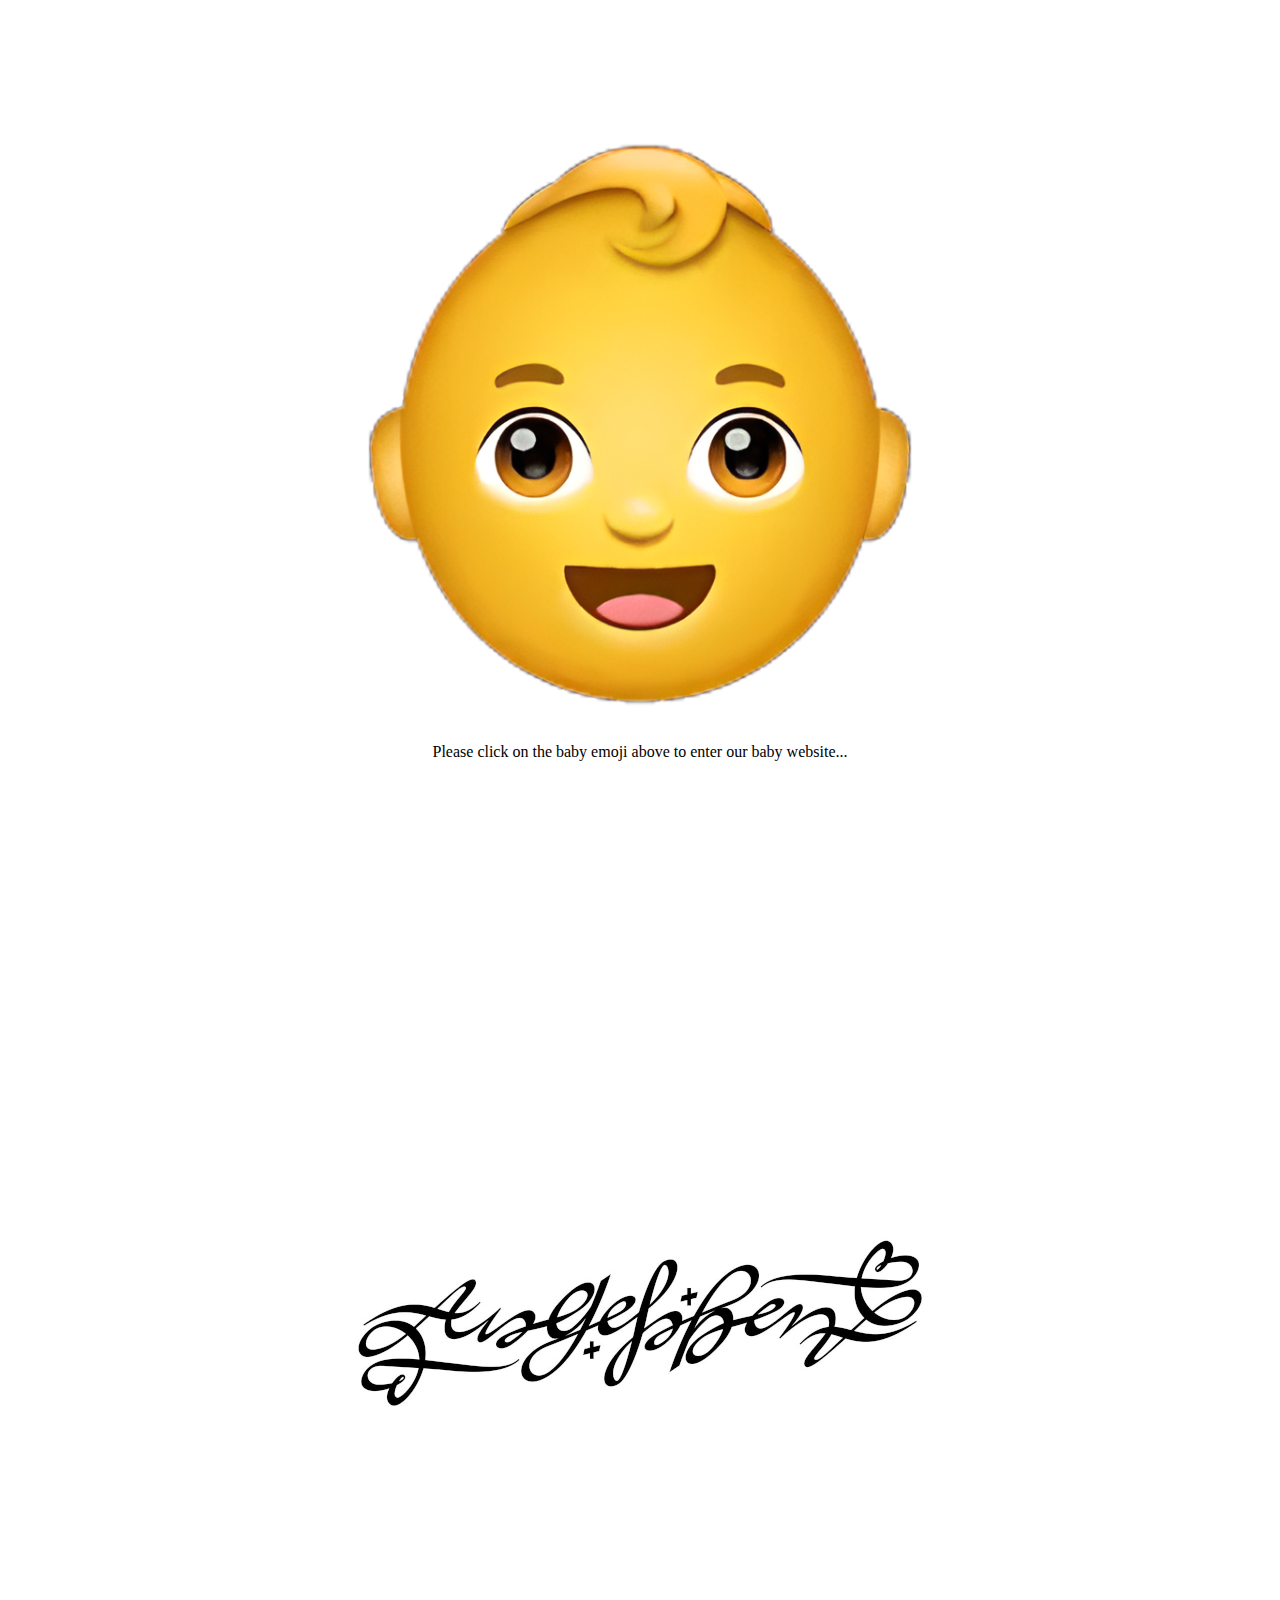
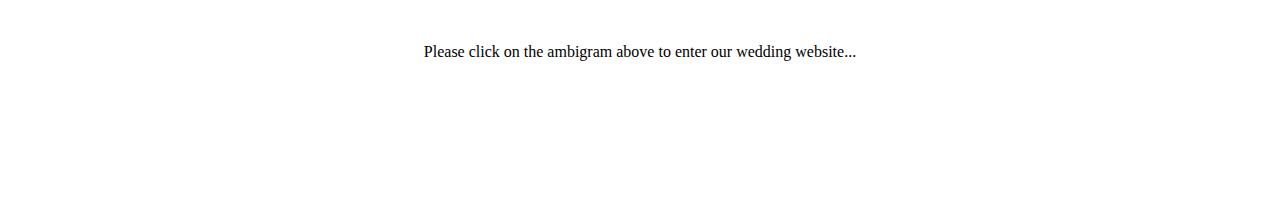
<file: index.html>
<!DOCTYPE html>
<html>
<head>
<style>
html, body, #wrapper {
       height:100%;
       width: 100%;
       margin: 0;
       padding: 0;
       border: 0;
    }
    #wrapper td {
       vertical-align: middle;
       text-align: center;
    }
</style>
</head>
<body>
   <table id="wrapper">
      <tr>
         <td>
			<a href="/baby/index.html">
				<img src="images/baby-600.png" />
			</a>
			<p style="font-family:verdana">Please click on the baby emoji above to enter our baby website...</p>
		 </td>
      </tr>
   </table>
   <table id="wrapper">
      <tr>
         <td>
			<a href="/wedding/index.html">
				<img src="images/rotating-600.gif" />
			</a>
			<p style="font-family:verdana">Please click on the ambigram above to enter our wedding website...</p>
		 </td>
      </tr>
   </table>
</body>
</html>
</file>
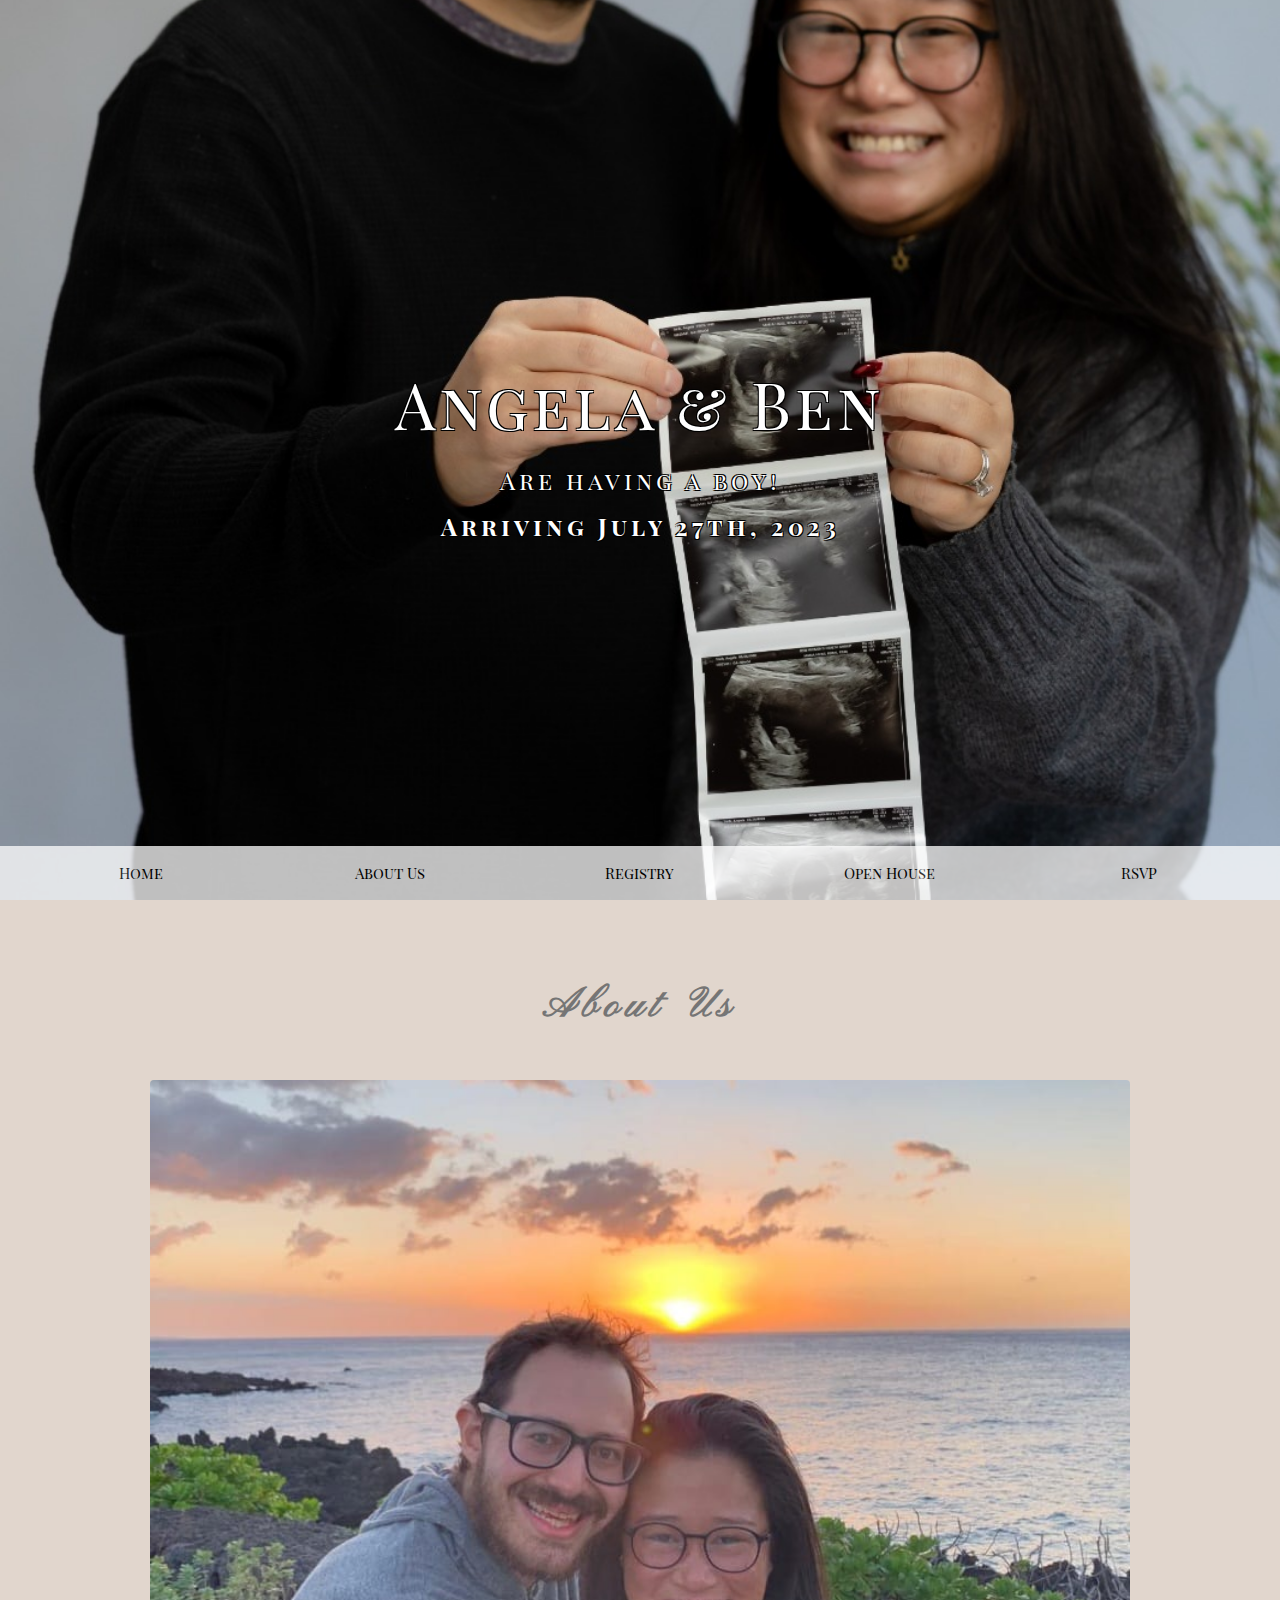
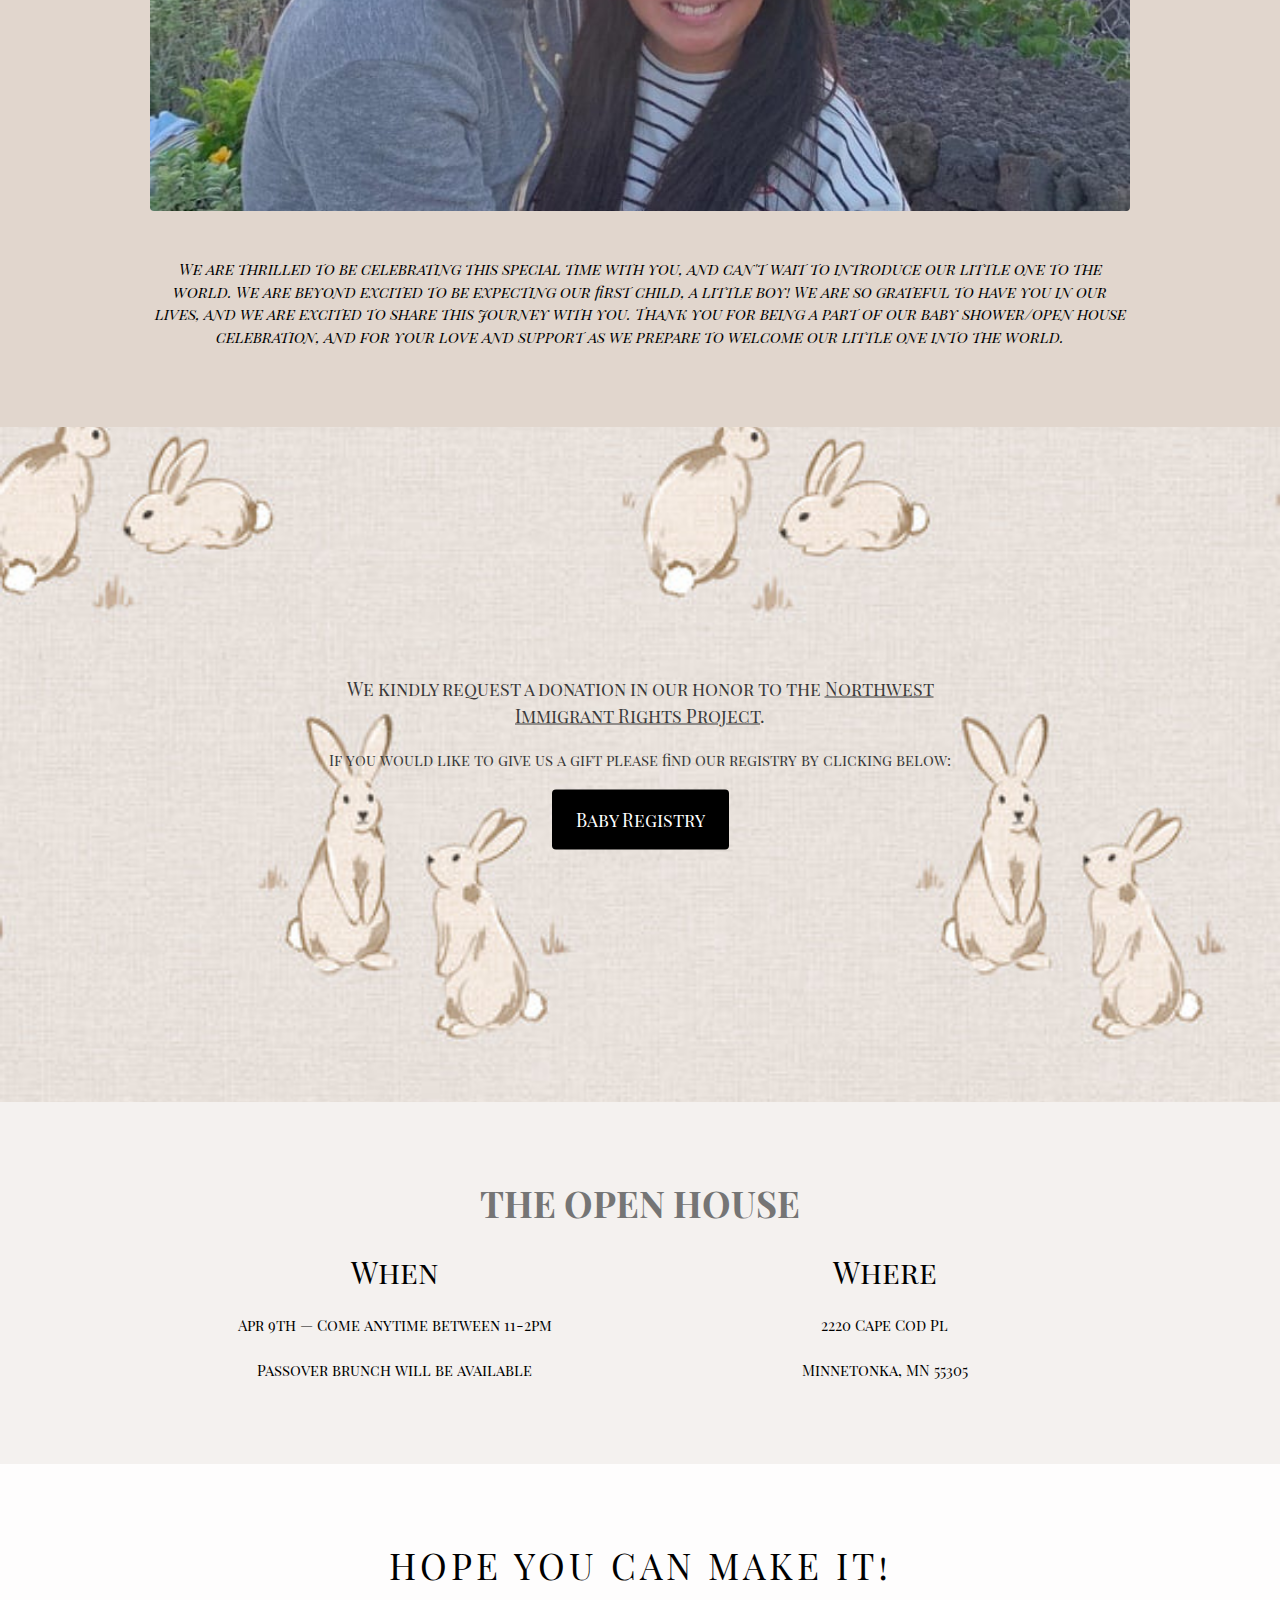
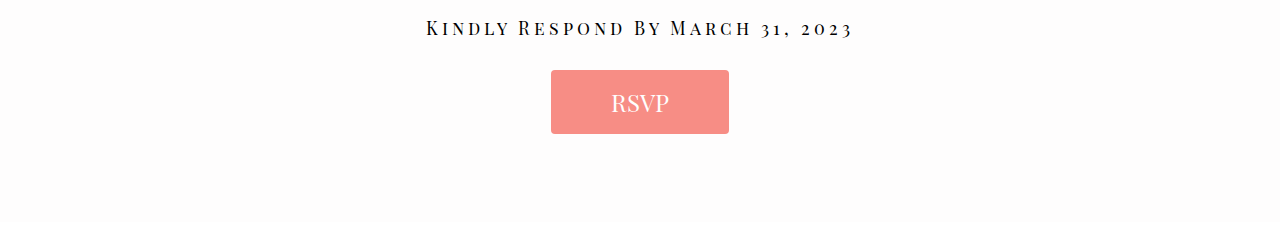
<file: baby/index.html>
<!DOCTYPE html>
<html>
<head>
<title>Baby page</title>
<meta charset="UTF-8">
<meta name="viewport" content="width=device-width, initial-scale=1">
<link rel="stylesheet" href="https://www.w3schools.com/w3css/4/w3.css">
<link rel='stylesheet' href="https://fonts.googleapis.com/css?family=Playfair Display SC">
<link rel='stylesheet' href="https://fonts.googleapis.com/css?family=Pinyon Script">
<style>
body,h1,h2{font-family: 'Playfair Display SC'}
pinyon{font-family: 'Pinyon Script';font-size:42px;letter-spacing: 0.15em;}
body, html {height: 100%}
p {line-height: 2}
.bgimg {
  min-height: 100%;
  background-position: center;
  background-size: cover;
}
.bgimg2 {
  min-height: 75%;
  background-position: center;
  background-size: cover;
}
.bgimg {background-image: url("images/baby-announce.jpg")}
.bgimg2 {background-image: url("images/bunnies.jpg")}
.test-color {color:#000!important;background-color:#e1d6cd!important}
.test-color2 {color:#000!important;background-color:#f4f1ef!important}
.test-color3 {color:#000!important;background-color:#fefdfd!important}
.strokeme {
  color: white;
  text-shadow: -1px -1px 0 #000, 1px -1px 0 #000, -1px 1px 0 #000, 1px 1px 0 #000;
}
</style>
</head>
<body>

<!-- Header / Home-->
<header class="w3-display-container w3-wide bgimg " id="home">
  <div class="w3-display-middle w3-text-white w3-center">
    <h1 class="w3-jumbo strokeme">Angela & Ben</h1>
    <h2 class="w3-xlarge strokeme">Are having a boy!</h2>
    <h2 class="w3-xlarge strokeme"><b>Arriving July 27th, 2023</b></h2>
  </div>
</header>

<!-- Navbar (sticky bottom) -->
<div class="w3-bottom w3-hide-small">
  <div class="w3-bar w3-white w3-center w3-padding w3-opacity-min w3-hover-opacity-off">
    <a href="#home" style="width:20%" class="w3-bar-item w3-button">Home</a>
    <a href="#us" style="width:20%" class="w3-bar-item w3-button">About Us</a>
    <a href="https://www.amazon.com/baby-reg/angela-trinh-ben-segal-july-2023-dallas/3QXWUW0DDW1CI
" style="width:20%" class="w3-bar-item w3-button">Registry</a>
    <a href="#shower" style="width:20%" class="w3-bar-item w3-button">Open House</a>
    <a href="http://evite.me/Sudu4xjw1z" style="width:20%" class="w3-bar-item w3-button w3-hover-black">RSVP</a>
  </div>
</div>

<!-- About / Angela and Ben -->
<div class="w3-container w3-padding-64 test-color " id="us">
  <div class="w3-content">
    <h1 class="w3-center w3-text-grey"><pinyon><b>About Us</b></pinyon></h1>
    <img class="w3-round" src="images/hawaii.jpg" style="width:100%;margin:32px 0">
    <p><center><i>We are thrilled to be celebrating this special time with you, and can't wait to introduce our little one to the world. We are beyond excited to be expecting our first child, a little boy!

We are so grateful to have you in our lives, and we are excited to share this journey with you. Thank you for being a part of our baby shower/open house celebration, and for your love and support as we prepare to welcome our little one into the world.</center> </i>
    </p>
  </div>
</div>

<!-- Background photo -->
<div class="w3-display-container bgimg2" id="registry">
  <div class="w3-display-middle w3-text-dark-grey w3-center">
    <h2 class="w3-large">We kindly request a donation in our honor to the <a href="https://nwirp.org/donate/"> Northwest Immigrant Rights Project</a>.</h2>
    <p>If you would like to give us a gift please find our registry by clicking below:</p>
    <p class="w3-center"><a href="https://www.amazon.com/baby-reg/angela-trinh-ben-segal-july-2023-dallas/3QXWUW0DDW1CI" class="w3-button w3-black w3-round w3-padding-large w3-large">Baby Registry</a></p>
  </div>
</div>

<!-- Shower information -->
<div class="w3-container w3-padding-64 test-color2 w3-center" id="shower">
  <div class="w3-content">
    <h1 class="w3-text-grey"><b>THE OPEN HOUSE</b></h1>
    <div class="w3-row">
      <div class="w3-half">
        <h2>When</h2>
        <p>Apr 9th — Come anytime between 11-2pm</p>
        <p>Passover brunch will be available</p>
      </div>
      <div class="w3-half">
        <h2>Where</h2>
        <p>2220 Cape Cod Pl</p>
        <p>Minnetonka, MN 55305</p>
      </div>
    </div>
  </div>
</div>

<!-- RSVP section -->
<div class="w3-container w3-padding-64 test-color3 w3-center w3-wide" id="rsvp">
  <h1>HOPE YOU CAN MAKE IT!</h1>
  <p class="w3-large">Kindly Respond By March 31, 2023</p>
  <p class="w3-xlarge">
    <button onclick="window.location.href='http://evite.me/Sudu4xjw1z';"" class="w3-button w3-round w3-red w3-opacity w3-hover-opacity-off" style="padding:8px 60px">RSVP</button>
  </p>
</div>

<!-- Footer -->
<div class="w3-hide-small" style="margin-bottom:32px"> </div>

</body>
</html>
</file>
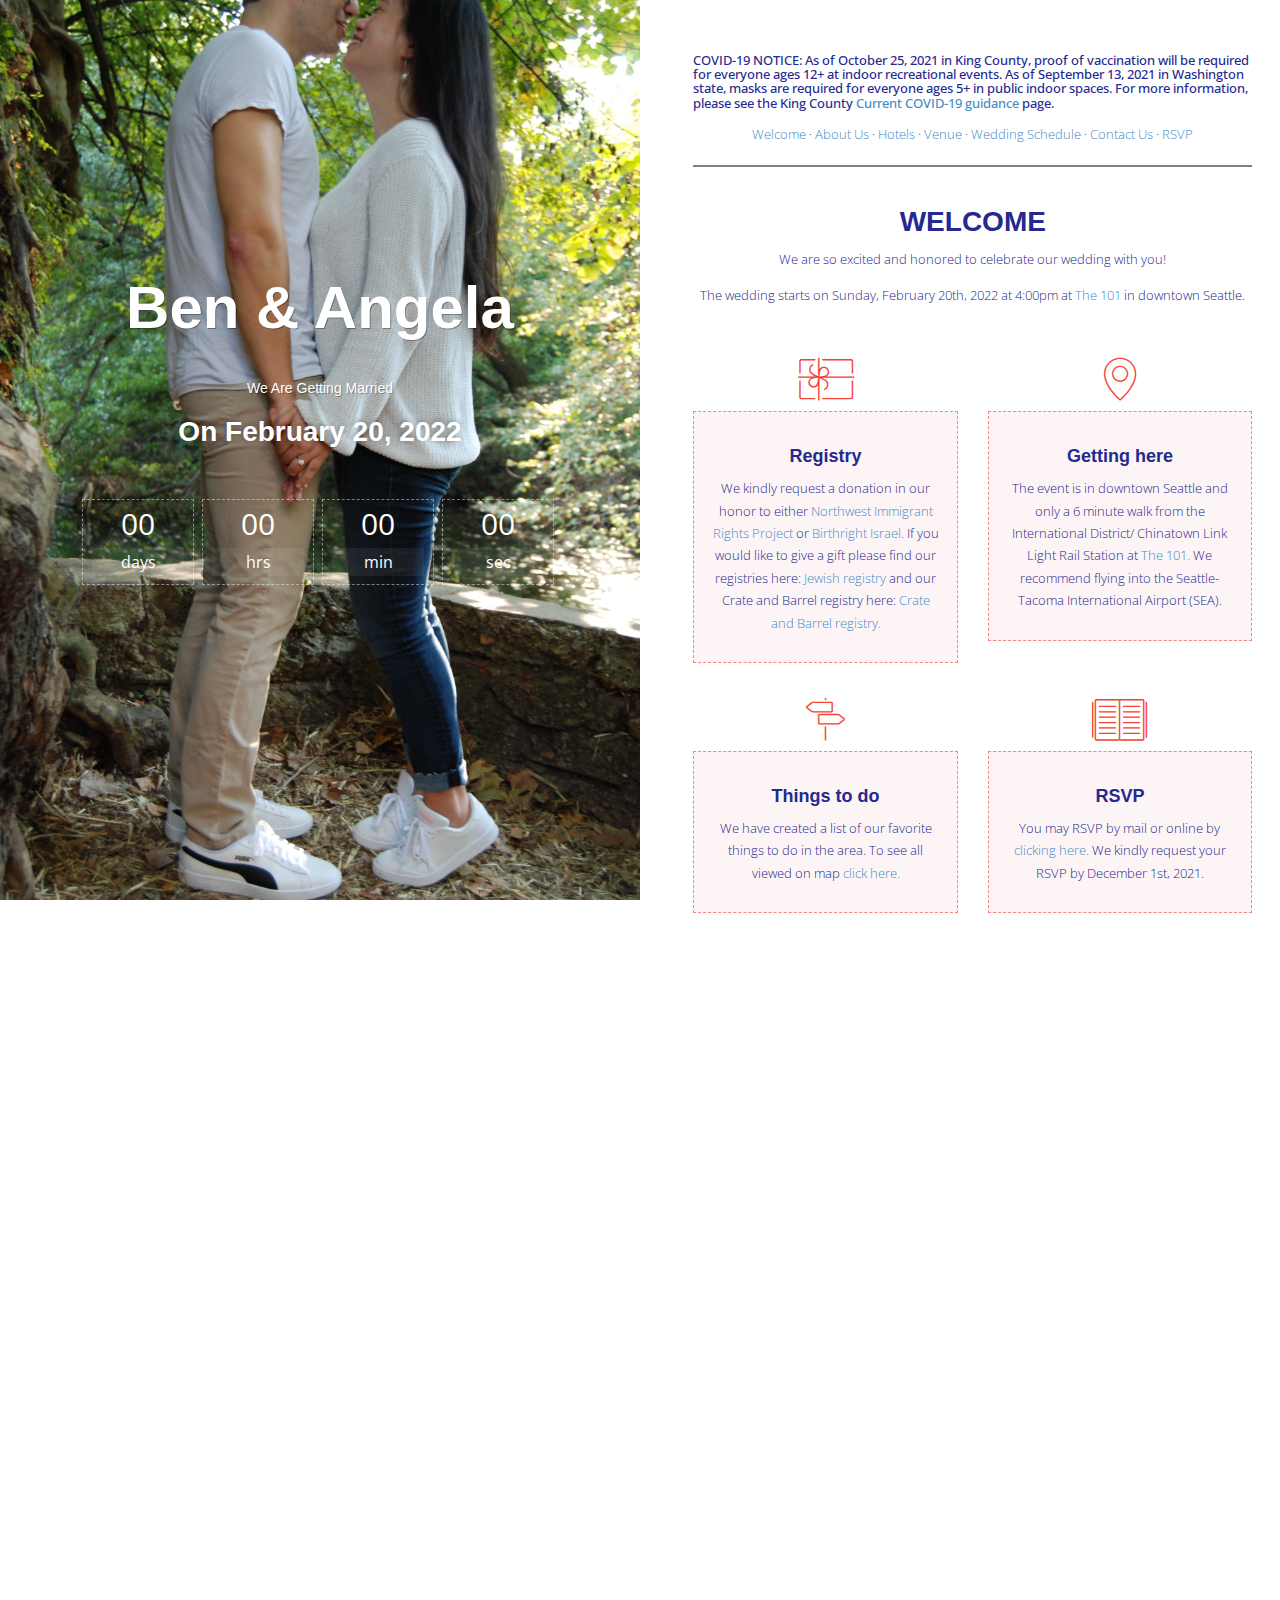
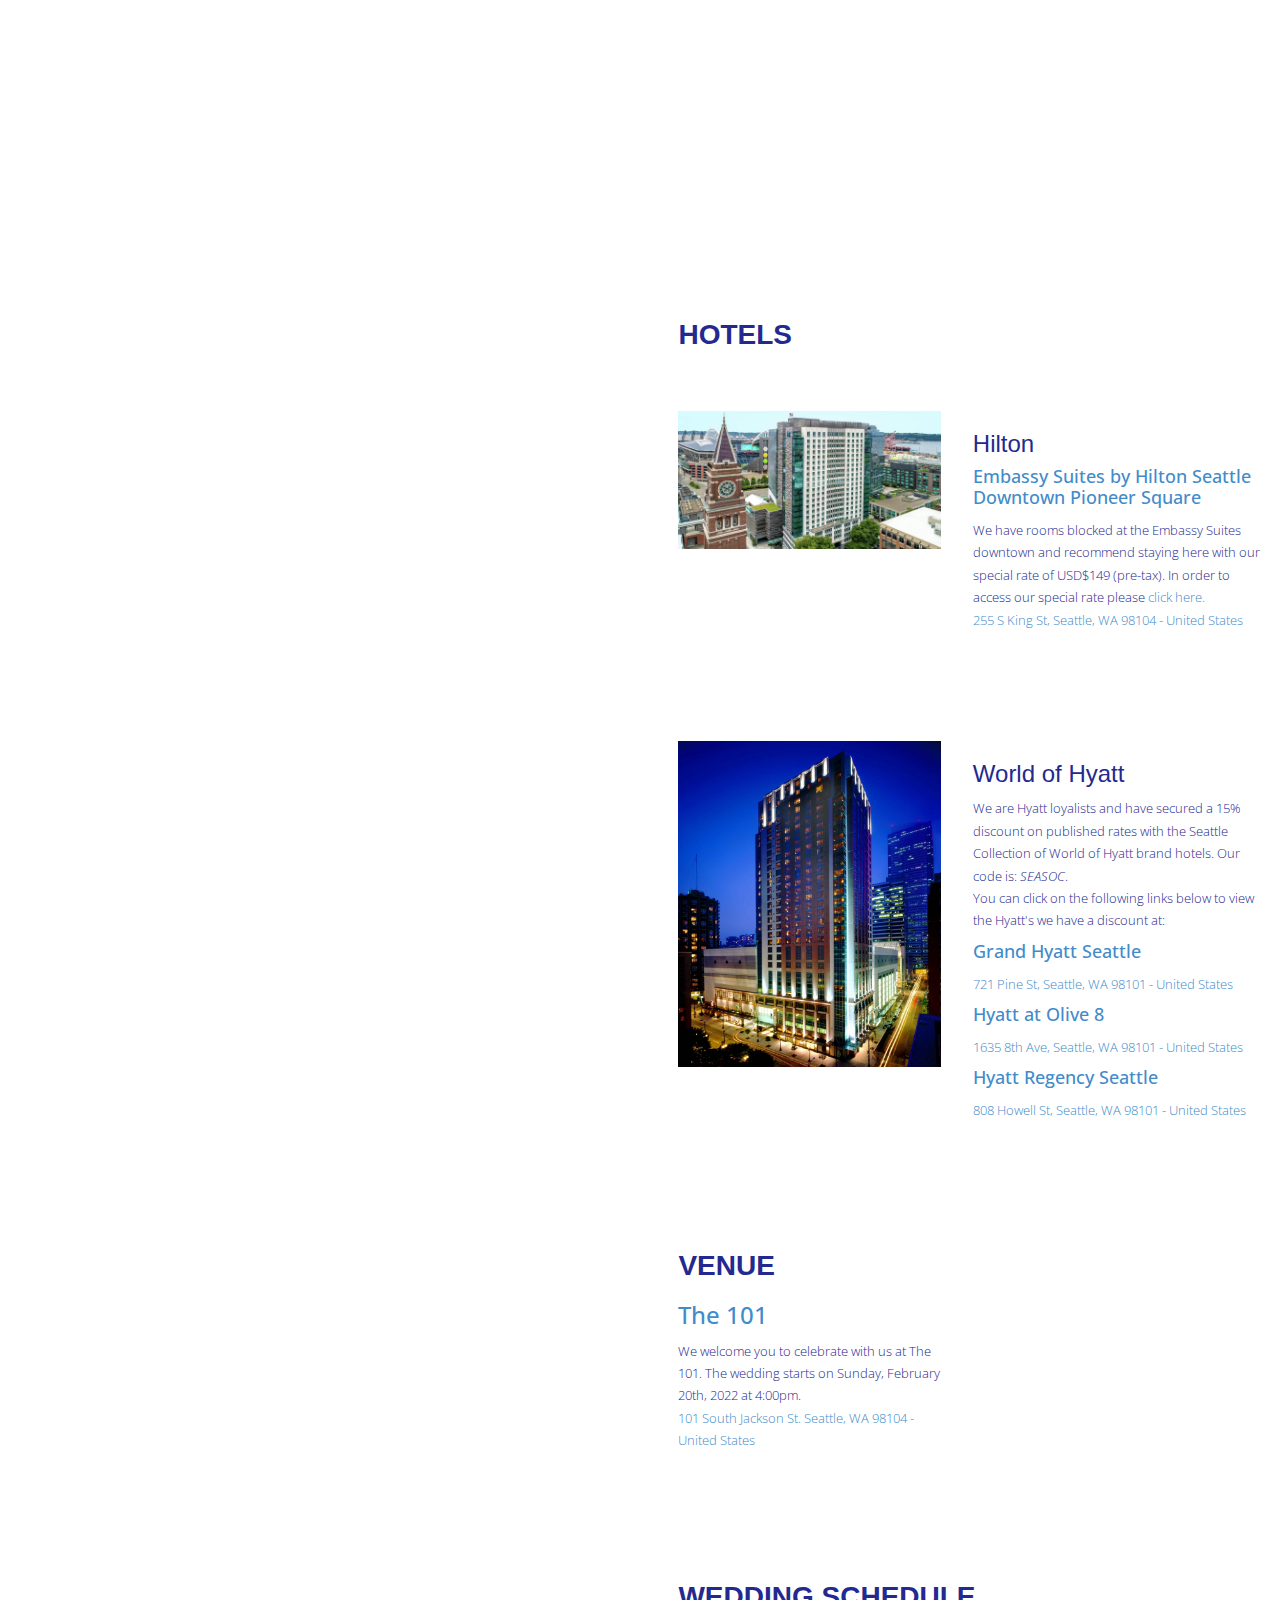
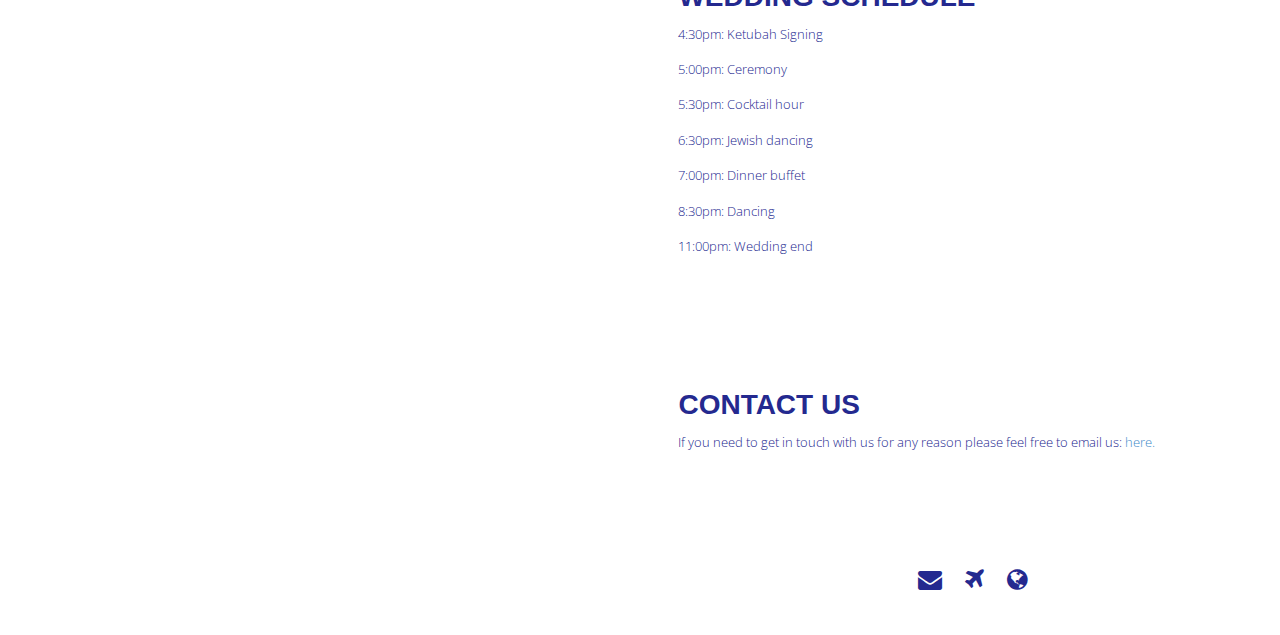
<file: wedding/index.html>
<!doctype html>
<html lang="en-gb" class="no-js">

<head>
<!--[if IE 7 ]>    <html lang="en-gb" class="isie ie7 oldie no-js"> <![endif]-->
<!--[if IE 8 ]>    <html lang="en-gb" class="isie ie8 oldie no-js"> <![endif]-->
<!--[if IE 9 ]>    <html lang="en-gb" class="isie ie9 no-js"> <![endif]-->
<!--[if (gt IE 9)|!(IE)]><!-->
<meta charset="utf-8">
<!--<![endif]-->
<title>Our wedding</title>
<link rel="apple-touch-icon" sizes="57x57" href="/apple-icon-57x57.png">
<link rel="apple-touch-icon" sizes="60x60" href="/apple-icon-60x60.png">
<link rel="apple-touch-icon" sizes="72x72" href="/apple-icon-72x72.png">
<link rel="apple-touch-icon" sizes="76x76" href="/apple-icon-76x76.png">
<link rel="apple-touch-icon" sizes="114x114" href="/apple-icon-114x114.png">
<link rel="apple-touch-icon" sizes="120x120" href="/apple-icon-120x120.png">
<link rel="apple-touch-icon" sizes="144x144" href="/apple-icon-144x144.png">
<link rel="apple-touch-icon" sizes="152x152" href="/apple-icon-152x152.png">
<link rel="apple-touch-icon" sizes="180x180" href="/apple-icon-180x180.png">
<link rel="icon" type="image/png" sizes="192x192"  href="/android-icon-192x192.png">
<link rel="icon" type="image/png" sizes="32x32" href="/favicon-32x32.png">
<link rel="icon" type="image/png" sizes="96x96" href="/favicon-96x96.png">
<link rel="icon" type="image/png" sizes="16x16" href="/favicon-16x16.png">
<link rel="manifest" href="/manifest.json">
<meta name="msapplication-TileColor" content="#ffffff">
<meta name="msapplication-TileImage" content="/ms-icon-144x144.png">
<meta name="theme-color" content="#ffffff">
<meta name="viewport" content="width=device-width, initial-scale=1, maximum-scale=1">
<!--[if lt IE 9]> 
    <meta http-equiv="X-UA-Compatible" content="IE=edge,chrome=1">
    <![endif]-->
<meta name="description" content="">
<!-- <meta name="author" content="WebThemez"> -->
<!--[if lt IE 9]>
        <script src="http://html5shim.googlecode.com/svn/trunk/html5.js"></script>
    <![endif]-->
<!--[if lte IE 8]>
		<script type="text/javascript" src="http://explorercanvas.googlecode.com/svn/trunk/excanvas.js"></script>
	<![endif]-->
<link rel="stylesheet" href="css/bootstrap.min.css" />
<link href="css/animate.css" rel="stylesheet" media="screen">
<link href="et-line-font/style.css" rel="stylesheet" />
<link rel="stylesheet" href="css/styles.css" />
<link href="font/css/font-awesome.min.css" rel="stylesheet">
<link href="css/mystyle.css" rel="stylesheet">
<link href="css/styles.css" rel="stylesheet">
</head>

<body> 
<!--/.header-->
<div id="#top"></div>
<section id="home">
  <div class="banner-container">
    <div class="container"> 
      <div class="heading text-center"> 
        <h2>Ben & Angela</h2> 
<h5>We Are Getting Married</h5>	<h3>On February 20, 2022</h3>	</div>
      <div class="countdown styled"></div>

    </div>
  </div>
    <div class="web-content">
  <section id="services">
	
	
	<div class="container">
	<h1 style = "border:black;"><p>
COVID-19 NOTICE: 
As of October 25, 2021 in King County, proof of vaccination will be required for everyone ages 12+ at indoor recreational events. As of September 13, 2021 in Washington state, masks are required for everyone ages 5+ in public indoor spaces. For more information, please see the King County <a href="https://kingcounty.gov/depts/health/covid-19/current-guidance.aspx"> Current COVID-19 guidance </a> page.</p>
</h1>
<div class="aligncenter">

<A HREF="#Welcome">Welcome</A> &#183;
<A HREF="#AboutUs">About Us</A> &#183;
<A HREF="#Hotels">Hotels</A> &#183;
<A HREF="#Venue">Venue</A> &#183;
<A HREF="#Schedule">Wedding Schedule</A> &#183;
<A HREF="#contact">Contact Us</A> &#183;
<A HREF="/rsvp/">RSVP</A> 

<HR>
</div>

	    	<div class="row">
			<div class="col-md-12">
				<div class="aligncenter"><h2 class="aligncenter" id = "Welcome">Welcome</h2>We are so excited and honored to celebrate our wedding with you! 
				<p></p>The wedding starts on Sunday, February 20th, 2022 at 4:00pm at <a href="https://g.page/THE101-828?share">The 101</a> in downtown Seattle. </div>
				
				<br>
			</div>
		</div>
			
		<div class="services"> 
		<div class="skill-home-solid clearfix"> 
		<div class="row">
		<div class="col-sm-6 col-md-6 text-center"> 
		<span class="icons c3"><i class="icon-gift"></i></span> <div class="box-area">
		<h3>Registry</h3> <p>We kindly request a donation in our honor to either <a href="https://nwirp.org/donate/"> Northwest Immigrant Rights Project</a> or <a href="https://birthrightisrael.foundation/donate">Birthright Israel.</a> If you would like to give a gift please find our registries here: <a href="https://kolbo.com/apps/giftregistry/registry/149051">Jewish registry</a> and our Crate and Barrel registry here: <a href="https://www.crateandbarrel.com/gift-registry/angela-trinh-and-benjamin-segal/r6361949">Crate and Barrel registry.</a></p></div>
		</div>
		<div class="col-sm-6 col-md-6 text-center"> 
		<span class="icons c3"><i class="icon-map-pin"></i></span> <div class="box-area">
		<h3>Getting here</h3> <p>The event is in downtown Seattle and only a 6 minute walk from the International District/ Chinatown Link Light Rail Station at <a href="https://g.page/THE101-828?share"> The 101.</a> We recommend flying into the Seattle-Tacoma International Airport (SEA).</p>
		</div>
		</div>
		</div>
		<div class="row">
		<div class="col-sm-6 col-md-6 text-center"> 
		<span class="icons c4"><i class="icon-streetsign"></i></span> <div class="box-area">
		<h3>Things to do</h3> <p>We have created a list of our favorite things to do in the area. To see all viewed on map <a href="https://www.google.com/maps/d/edit?mid=13S0VC8AkR_bx4JqJLf6p1unx7JTr2fxw&usp=sharing">click here.</a></p>
		</div>
		</div>
		<div class="col-sm-6 col-md-6 text-center"> 
		<span class="icons c4"><i class="icon-book-open"></i></span> <div class="box-area">
		<h3>RSVP</h3> <p>You may RSVP by mail or online by <a href="https://angela-ben.com/rsvp"> clicking here.</a> We kindly request your RSVP by December 1st, 2021.</p>
		</div>
		</div>
		</div>
		</div>
		</div> 
	</div>
	</section> 
		
	<section id="aboutUs">
	<div class="container">
	<div class="row feature design">
	  <div class="six columns left">
		<h2 id = "AboutUs">About Us</h2>
		<p>
		After years of being friends, our journey together started in the fall of 2017 after a night debauchery in Capitol Hill at the <a href="https://rockboxseattle.com/">Rock Box </a> in Seattle. From there our shared love of Taco Bell, sushi, and travel made us inseparable.</p>
		
		<p>When Ben moved to Dallas, TX for work, we made the decision to continue dating long distance. Although it was difficult to be apart during the week, we were lucky to be able to spend most weekends together. </p>
		
		<p>A year of long distance dating later, Angela finally joined Ben and moved to Dallas, TX where we have been living since. Prior to the COVID 19 pandemic, we traveled the world thanks to Ben's job at American Airlines. As of February 2022, we have visited 29 different states and 28 different countries across five continents. Here we are seen in Istanbul in May 2019.  </p>
		
		<p>
		Together we've traveled 643,688 miles and spent 1,593 hours on a plane.  With the world starting to open up again, we've once again taken to the skies and are rushing to see as much as possible and as fast as possible!
		</p>
		
		<p>As we look forward to our wedding, we are so excited to share this special day with all of our families and friends.</p> 
	  </div>
	  <div class="six columns feature-media right"> <img src="images/turkey.jpg" alt=""> </div>
	</div>
	</div>
	</section>
	
	<h2 id = "Hotels">Hotels</h2> 
	<section id="address">
	<div class="container">
	<div class="row">
  
	<div class="six columns right">
	
		<h3>Hilton</h3> 
	   <ul>
			<li><h4><a href="https://embassysuites.hilton.com/en/es/groups/personalized/S/SEAPSES-STW-20220218/">Embassy Suites by Hilton Seattle Downtown Pioneer Square</a></h4></li>
			<li>We have rooms blocked at the Embassy Suites downtown and recommend staying here with our special rate of USD$149 (pre-tax). In order to access our special rate please <a href="https://embassysuites.hilton.com/en/es/groups/personalized/S/SEAPSES-STW-20220218/index.jhtml">click here.</a></li>
			<li><a href="https://goo.gl/maps/awGeqm7gQqtdJ4TZ8">255 S King St, Seattle, WA 98104 - United States</a></li>
		</ul> 
	</div> 
		  <div class="six columns feature-media left"> <img src="images/hotel.jpg" alt=""> </div>

	</div>
	</div>
	</section>
	
	
	<section id="address">
	<div class="container">
	<div class="row">
  
	<div class="six columns right">
		<h3>World of Hyatt</h3>  

	   <ul>
			<li>We are Hyatt loyalists and have secured a 15% discount on published rates with the Seattle Collection of World of Hyatt brand hotels. Our code is: <i>SEASOC</i>. </li> 
			<li>
			You can click on the following links below to view the Hyatt's we have a discount at:</li>
			<li><h4><a href="https://www.hyatt.com/en-US/hotel/washington/grand-hyatt-seattle/seagh">Grand Hyatt Seattle</a></h4></li>
			<li><a href="https://goo.gl/maps/x8Gt7DJfqKsKuvLT7">721 Pine St, Seattle, WA 98101 - United States</a></li>

			<li><h4><a href="https://www.hyatt.com/en-US/hotel/washington/hyatt-at-olive-8/seahs">Hyatt at Olive 8</a></h4></li>
			<li><a href="https://goo.gl/maps/WafmRVyMehr7xyDE8">1635 8th Ave, Seattle, WA 98101 - United States</a></li>
			<li><h4><a href="https://www.hyatt.com/en-US/hotel/washington/hyatt-regency-seattle/sears">Hyatt Regency Seattle</a></h4></li>
			<li><a href="https://g.page/HyattRegencySeattle?share">808 Howell St, Seattle, WA 98101 - United States</a></li>
		</ul> 
	</div> 
		  <div class="six columns feature-media left"> <img src="images/grand-hyatt2.jpg" alt=""> </div>

	</div>
	</div>
	</section>
	
	<section id="address">
	<div class="container">
	<div class="row">
	

	
	<div class="six columns left">
	<h2 id = "Venue">Venue</h2>  
	   <ul>
			<li><h3><a href="https://the101.828venues.com/">The 101</a></h3></li>
			<li>We welcome you to celebrate with us at The 101. The wedding starts on Sunday, February 20th, 2022 at 4:00pm.</li>
			<li><a href="https://g.page/THE101-828?share">101 South Jackson St. Seattle, WA 98104 - United States</a></li>
		</ul> 
	</div> 
	<div class="six columns feature-media right"> 
	<iframe style="border:0;" src="https://www.google.com/maps/embed?pb=!1m18!1m12!1m3!1d2690.3959303978822!2d-122.33612484897064!3d47.59899049639494!2m3!1f0!2f0!3f0!3m2!1i1024!2i768!4f13.1!3m3!1m2!1s0x54906bc21846a46f%3A0x357a69b2586b3ac!2sTHE%20101!5e0!3m2!1sen!2sus!4v1609526301069!5m2!1sen!2sus" width="400" height="400"  allowfullscreen="" aria-hidden="false" tabindex="0"></iframe> </div>
	
	</div>
	</div>
	</section>
	
	
	<section id="address">
	<div class="container">
	<div class="row">
		<h2 id = "Schedule"> Wedding Schedule </h2>
		<p> 4:30pm: Ketubah Signing </p>
		<p> 5:00pm: Ceremony </p>
		<p> 5:30pm: Cocktail hour </p>
		<p> 6:30pm: Jewish dancing </p>
		<p> 7:00pm: Dinner buffet </p>
		<p> 8:30pm: Dancing </p>
		<p> 11:00pm: Wedding end </p>	
	</div>
	</div>
	</section>
	
	<section id="address">
	<div class="container">
	<div class="row">
		<h2 id = "contact"> Contact Us </h2>
		<p> If you need to get in touch with us for any reason please feel free to email us: <a href="mailto:angela.ben.wedding@gmail.com">here.</a> </p>
	</div>
	</div>
	</section>
	
	<footer>
	<div class="container">
	<div class="social text-center"> <a href="mailto:angela.ben.wedding@gmail.com"><i class="fa fa-envelope"></i></a> <a href="https://my.flightradar24.com/bsegal/"><i class="fa fa-plane"></i></a> <a href="https://bsegal.org/mytrips/"><i class="fa fa-globe"></i></a>  </div>
	<div class="clear"></div>
	<!--CLEAR FLOATS--> 
	<!--<a href="https://webthemez.com/tag/free" target="_blank">Free Templates</a> by WebThemez.com.-->
	</div>
	</footer>
	<!--/.page-section-->
  </div>
</section>  

<!--[if lte IE 8]><script src="//ajax.googleapis.com/ajax/libs/jquery/1.11.0/jquery.min.js"></script><![endif]--> 
<script src="js/modernizr-latest.js"></script> 
<script src="js/jquery-1.8.2.min.js" ></script> 
<script src="js/bootstrap.min.js"></script> 
<script src="js/jquery.nav.js" ></script> 
<script src="js/waypoints.js"></script> 
<script src="js/Backstretch.js" ></script> 
<script src="js/custom.js" ></script> 
<script src="js/jquery.countdown.js"></script>
</body>
</html>
</file>
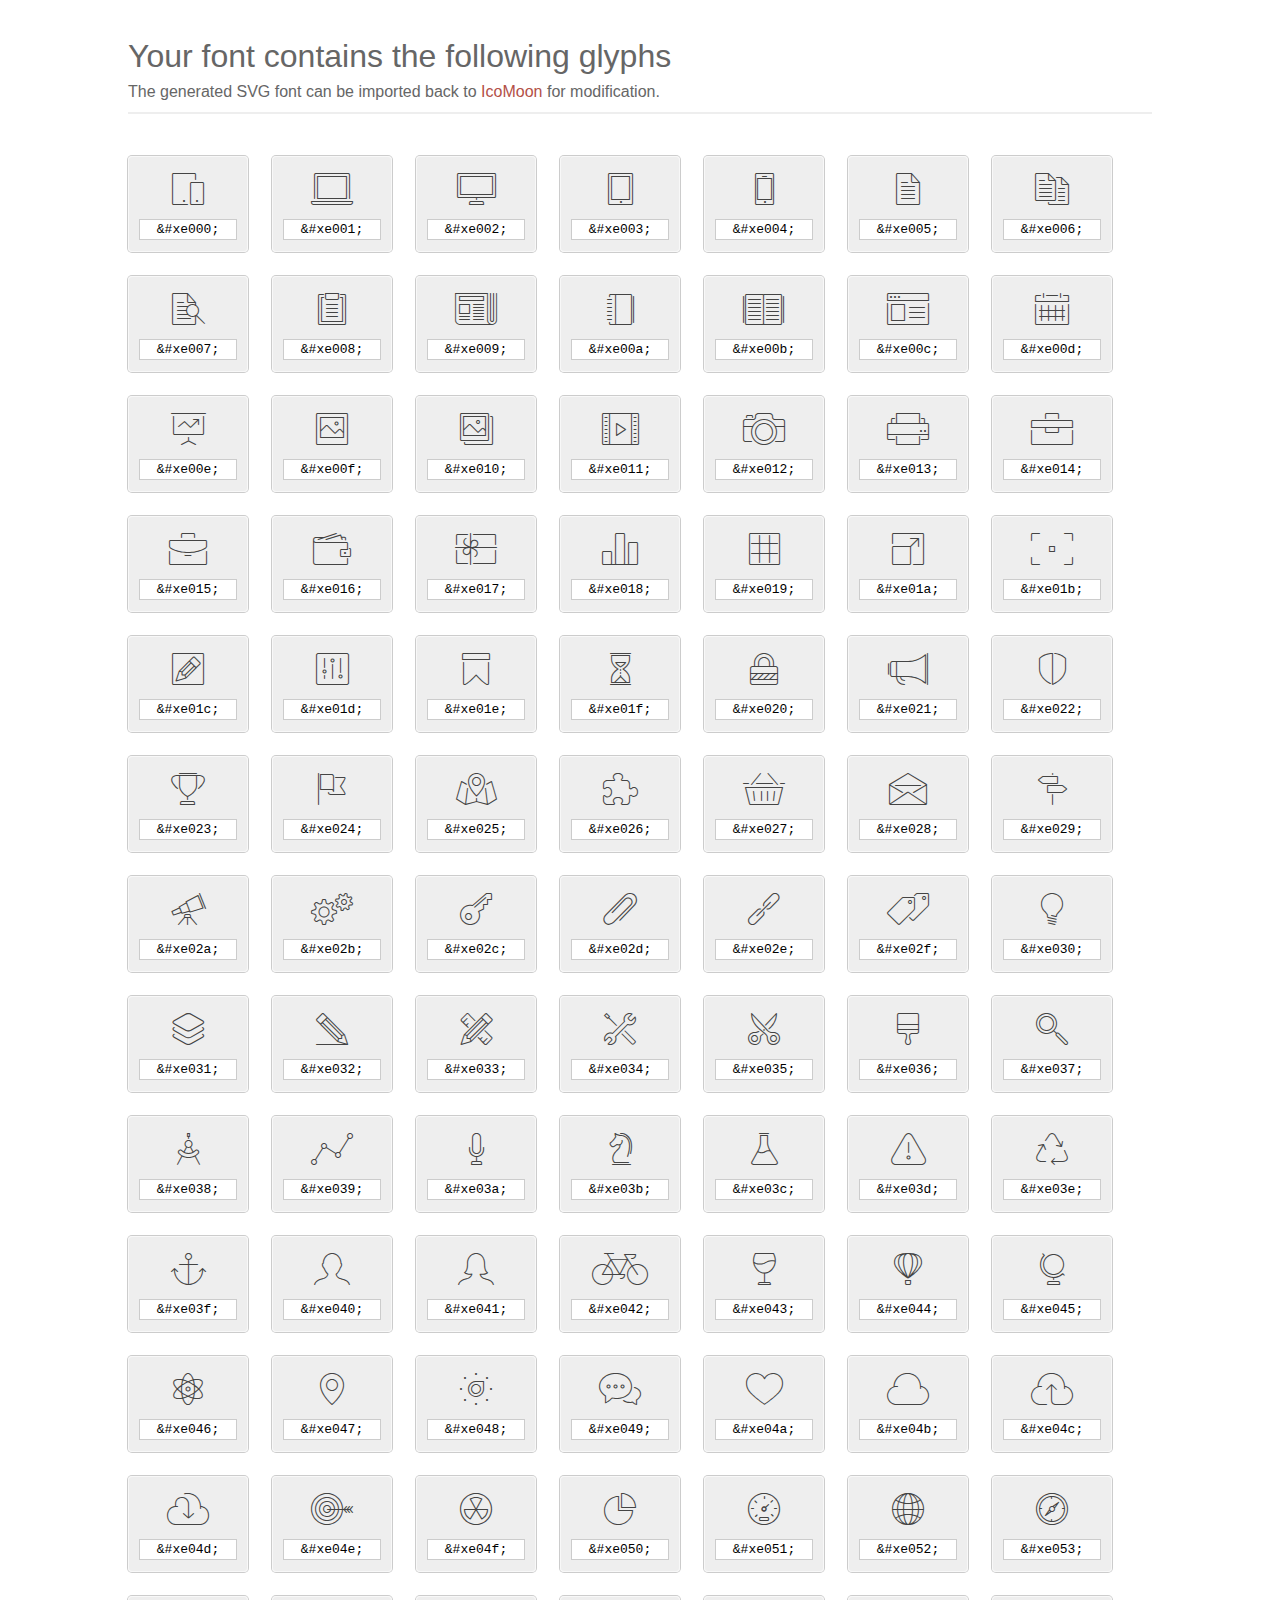
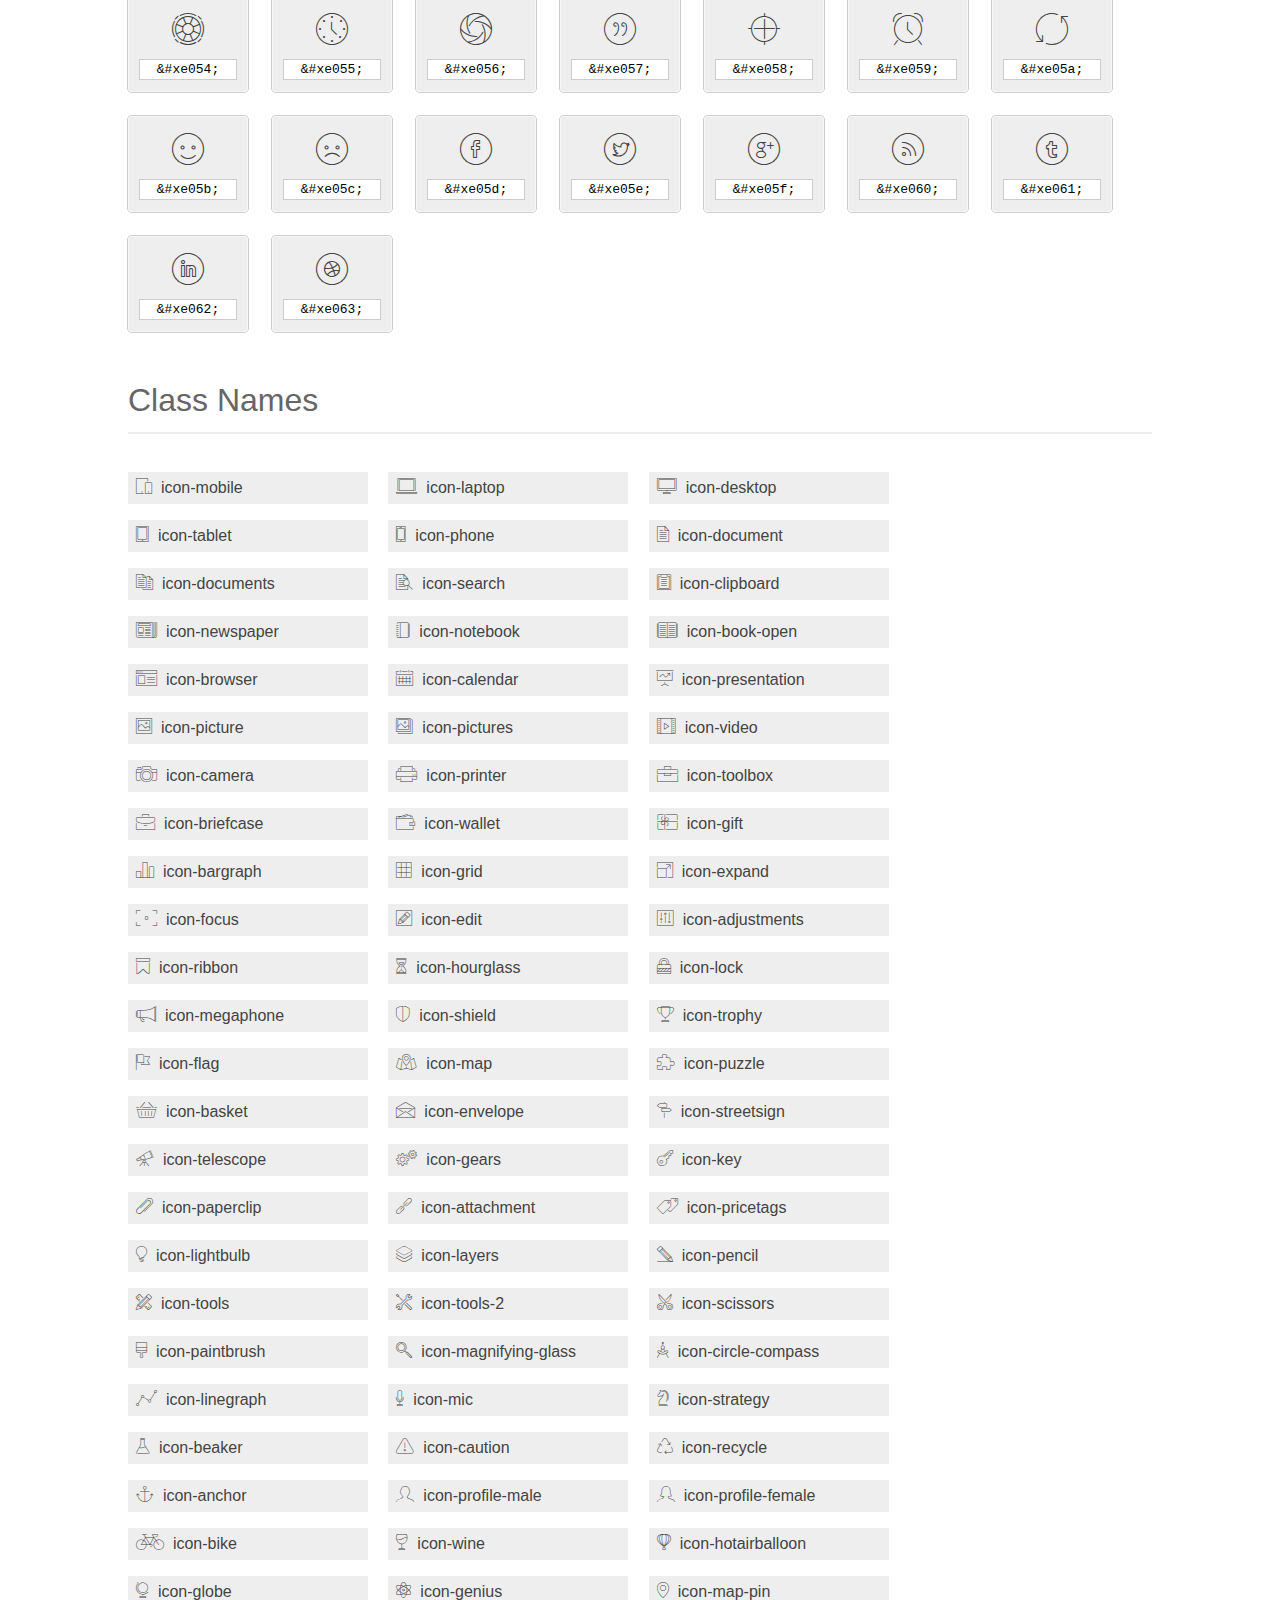
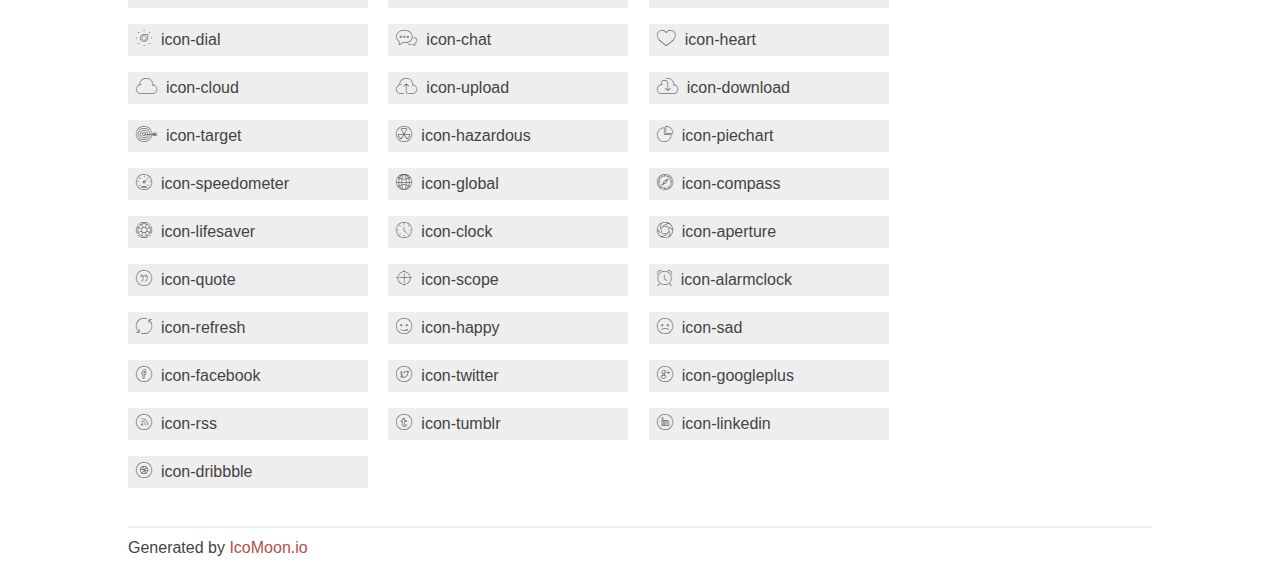
<file: home/et-line-font/index.html>
<!doctype html>
<html>
<head>
<title>Your Font/Glyphs</title>
<link rel="stylesheet" href="style.css" />
<!--[if lte IE 7]><script src="lte-ie7.js"></script><![endif]-->
<style>
	section, header, footer {display: block;}
	body {
		font-family: sans-serif;
		color: #444;
		line-height: 1.5;
		font-size: 1em;
	}
	* {
		-moz-box-sizing: border-box;
		-webkit-box-sizing: border-box;
		box-sizing: border-box;
		margin: 0;
		padding: 0;
	}
	.glyph {
		font-size: 16px;
		float: left;
		text-align: center;
		background: #eee;
		padding: .75em;
		margin: .75em 1.5em .75em 0;
		width: 7.5em;
		border-radius: .25em;
		box-shadow: inset 0 0 0 1px #f8f8f8, 0 0 0 1px #CCC;
	}
	.glyph input {
		font-family: consolas, monospace;
		font-size: 13px;
		width: 100%;
		text-align: center;
		border: 0;
		box-shadow: 0 0 0 1px #ccc;
		padding: .125em;
	}
	.w-main {
		width: 80%;
	}
	.centered {
		margin-left: auto;
		margin-right: auto;
	}
	.fs1 {
		font-size: 2em;
	}
	header {
		margin: 2em 0;
		padding-bottom: .5em;
		color: #666;
		box-shadow: 0 2px #eee;
	}
	header h1 {
		font-size: 2em;
		font-weight: normal;
	}
	.clearfix:before, .clearfix:after { content: ""; display: table; }
	.clearfix:after, .clear { clear: both; }
	footer {
		margin-top: 2em;
		padding: .5em 0;
		box-shadow: 0 -2px #eee;
	}
	a, a:visited {
		color: #B35047;
		text-decoration: none;
	}
	a:hover, a:focus {color: #000;}
	.box1 {
		font-size: 16px;
		display: inline-block;
		width: 15em;
		padding: .25em .5em;
		background: #eee;
		margin: .5em 1em .5em 0;
	}
</style>
</head>
<body>
	<div class="w-main centered">
	<section class="mtm clearfix" id="glyphs">
	<header>
		<h1>Your font contains the following glyphs</h1>
		<p>The generated SVG font can be imported back to <a href="http://icomoon.io/app">IcoMoon</a> for modification.</p>
	</header>
	<div class="glyph">
		<div class="fs1" aria-hidden="true" data-icon="&#xe000;"></div>
		<input type="text" readonly="readonly" value="&amp;#xe000;" />
	</div>
	<div class="glyph">
		<div class="fs1" aria-hidden="true" data-icon="&#xe001;"></div>
		<input type="text" readonly="readonly" value="&amp;#xe001;" />
	</div>
	<div class="glyph">
		<div class="fs1" aria-hidden="true" data-icon="&#xe002;"></div>
		<input type="text" readonly="readonly" value="&amp;#xe002;" />
	</div>
	<div class="glyph">
		<div class="fs1" aria-hidden="true" data-icon="&#xe003;"></div>
		<input type="text" readonly="readonly" value="&amp;#xe003;" />
	</div>
	<div class="glyph">
		<div class="fs1" aria-hidden="true" data-icon="&#xe004;"></div>
		<input type="text" readonly="readonly" value="&amp;#xe004;" />
	</div>
	<div class="glyph">
		<div class="fs1" aria-hidden="true" data-icon="&#xe005;"></div>
		<input type="text" readonly="readonly" value="&amp;#xe005;" />
	</div>
	<div class="glyph">
		<div class="fs1" aria-hidden="true" data-icon="&#xe006;"></div>
		<input type="text" readonly="readonly" value="&amp;#xe006;" />
	</div>
	<div class="glyph">
		<div class="fs1" aria-hidden="true" data-icon="&#xe007;"></div>
		<input type="text" readonly="readonly" value="&amp;#xe007;" />
	</div>
	<div class="glyph">
		<div class="fs1" aria-hidden="true" data-icon="&#xe008;"></div>
		<input type="text" readonly="readonly" value="&amp;#xe008;" />
	</div>
	<div class="glyph">
		<div class="fs1" aria-hidden="true" data-icon="&#xe009;"></div>
		<input type="text" readonly="readonly" value="&amp;#xe009;" />
	</div>
	<div class="glyph">
		<div class="fs1" aria-hidden="true" data-icon="&#xe00a;"></div>
		<input type="text" readonly="readonly" value="&amp;#xe00a;" />
	</div>
	<div class="glyph">
		<div class="fs1" aria-hidden="true" data-icon="&#xe00b;"></div>
		<input type="text" readonly="readonly" value="&amp;#xe00b;" />
	</div>
	<div class="glyph">
		<div class="fs1" aria-hidden="true" data-icon="&#xe00c;"></div>
		<input type="text" readonly="readonly" value="&amp;#xe00c;" />
	</div>
	<div class="glyph">
		<div class="fs1" aria-hidden="true" data-icon="&#xe00d;"></div>
		<input type="text" readonly="readonly" value="&amp;#xe00d;" />
	</div>
	<div class="glyph">
		<div class="fs1" aria-hidden="true" data-icon="&#xe00e;"></div>
		<input type="text" readonly="readonly" value="&amp;#xe00e;" />
	</div>
	<div class="glyph">
		<div class="fs1" aria-hidden="true" data-icon="&#xe00f;"></div>
		<input type="text" readonly="readonly" value="&amp;#xe00f;" />
	</div>
	<div class="glyph">
		<div class="fs1" aria-hidden="true" data-icon="&#xe010;"></div>
		<input type="text" readonly="readonly" value="&amp;#xe010;" />
	</div>
	<div class="glyph">
		<div class="fs1" aria-hidden="true" data-icon="&#xe011;"></div>
		<input type="text" readonly="readonly" value="&amp;#xe011;" />
	</div>
	<div class="glyph">
		<div class="fs1" aria-hidden="true" data-icon="&#xe012;"></div>
		<input type="text" readonly="readonly" value="&amp;#xe012;" />
	</div>
	<div class="glyph">
		<div class="fs1" aria-hidden="true" data-icon="&#xe013;"></div>
		<input type="text" readonly="readonly" value="&amp;#xe013;" />
	</div>
	<div class="glyph">
		<div class="fs1" aria-hidden="true" data-icon="&#xe014;"></div>
		<input type="text" readonly="readonly" value="&amp;#xe014;" />
	</div>
	<div class="glyph">
		<div class="fs1" aria-hidden="true" data-icon="&#xe015;"></div>
		<input type="text" readonly="readonly" value="&amp;#xe015;" />
	</div>
	<div class="glyph">
		<div class="fs1" aria-hidden="true" data-icon="&#xe016;"></div>
		<input type="text" readonly="readonly" value="&amp;#xe016;" />
	</div>
	<div class="glyph">
		<div class="fs1" aria-hidden="true" data-icon="&#xe017;"></div>
		<input type="text" readonly="readonly" value="&amp;#xe017;" />
	</div>
	<div class="glyph">
		<div class="fs1" aria-hidden="true" data-icon="&#xe018;"></div>
		<input type="text" readonly="readonly" value="&amp;#xe018;" />
	</div>
	<div class="glyph">
		<div class="fs1" aria-hidden="true" data-icon="&#xe019;"></div>
		<input type="text" readonly="readonly" value="&amp;#xe019;" />
	</div>
	<div class="glyph">
		<div class="fs1" aria-hidden="true" data-icon="&#xe01a;"></div>
		<input type="text" readonly="readonly" value="&amp;#xe01a;" />
	</div>
	<div class="glyph">
		<div class="fs1" aria-hidden="true" data-icon="&#xe01b;"></div>
		<input type="text" readonly="readonly" value="&amp;#xe01b;" />
	</div>
	<div class="glyph">
		<div class="fs1" aria-hidden="true" data-icon="&#xe01c;"></div>
		<input type="text" readonly="readonly" value="&amp;#xe01c;" />
	</div>
	<div class="glyph">
		<div class="fs1" aria-hidden="true" data-icon="&#xe01d;"></div>
		<input type="text" readonly="readonly" value="&amp;#xe01d;" />
	</div>
	<div class="glyph">
		<div class="fs1" aria-hidden="true" data-icon="&#xe01e;"></div>
		<input type="text" readonly="readonly" value="&amp;#xe01e;" />
	</div>
	<div class="glyph">
		<div class="fs1" aria-hidden="true" data-icon="&#xe01f;"></div>
		<input type="text" readonly="readonly" value="&amp;#xe01f;" />
	</div>
	<div class="glyph">
		<div class="fs1" aria-hidden="true" data-icon="&#xe020;"></div>
		<input type="text" readonly="readonly" value="&amp;#xe020;" />
	</div>
	<div class="glyph">
		<div class="fs1" aria-hidden="true" data-icon="&#xe021;"></div>
		<input type="text" readonly="readonly" value="&amp;#xe021;" />
	</div>
	<div class="glyph">
		<div class="fs1" aria-hidden="true" data-icon="&#xe022;"></div>
		<input type="text" readonly="readonly" value="&amp;#xe022;" />
	</div>
	<div class="glyph">
		<div class="fs1" aria-hidden="true" data-icon="&#xe023;"></div>
		<input type="text" readonly="readonly" value="&amp;#xe023;" />
	</div>
	<div class="glyph">
		<div class="fs1" aria-hidden="true" data-icon="&#xe024;"></div>
		<input type="text" readonly="readonly" value="&amp;#xe024;" />
	</div>
	<div class="glyph">
		<div class="fs1" aria-hidden="true" data-icon="&#xe025;"></div>
		<input type="text" readonly="readonly" value="&amp;#xe025;" />
	</div>
	<div class="glyph">
		<div class="fs1" aria-hidden="true" data-icon="&#xe026;"></div>
		<input type="text" readonly="readonly" value="&amp;#xe026;" />
	</div>
	<div class="glyph">
		<div class="fs1" aria-hidden="true" data-icon="&#xe027;"></div>
		<input type="text" readonly="readonly" value="&amp;#xe027;" />
	</div>
	<div class="glyph">
		<div class="fs1" aria-hidden="true" data-icon="&#xe028;"></div>
		<input type="text" readonly="readonly" value="&amp;#xe028;" />
	</div>
	<div class="glyph">
		<div class="fs1" aria-hidden="true" data-icon="&#xe029;"></div>
		<input type="text" readonly="readonly" value="&amp;#xe029;" />
	</div>
	<div class="glyph">
		<div class="fs1" aria-hidden="true" data-icon="&#xe02a;"></div>
		<input type="text" readonly="readonly" value="&amp;#xe02a;" />
	</div>
	<div class="glyph">
		<div class="fs1" aria-hidden="true" data-icon="&#xe02b;"></div>
		<input type="text" readonly="readonly" value="&amp;#xe02b;" />
	</div>
	<div class="glyph">
		<div class="fs1" aria-hidden="true" data-icon="&#xe02c;"></div>
		<input type="text" readonly="readonly" value="&amp;#xe02c;" />
	</div>
	<div class="glyph">
		<div class="fs1" aria-hidden="true" data-icon="&#xe02d;"></div>
		<input type="text" readonly="readonly" value="&amp;#xe02d;" />
	</div>
	<div class="glyph">
		<div class="fs1" aria-hidden="true" data-icon="&#xe02e;"></div>
		<input type="text" readonly="readonly" value="&amp;#xe02e;" />
	</div>
	<div class="glyph">
		<div class="fs1" aria-hidden="true" data-icon="&#xe02f;"></div>
		<input type="text" readonly="readonly" value="&amp;#xe02f;" />
	</div>
	<div class="glyph">
		<div class="fs1" aria-hidden="true" data-icon="&#xe030;"></div>
		<input type="text" readonly="readonly" value="&amp;#xe030;" />
	</div>
	<div class="glyph">
		<div class="fs1" aria-hidden="true" data-icon="&#xe031;"></div>
		<input type="text" readonly="readonly" value="&amp;#xe031;" />
	</div>
	<div class="glyph">
		<div class="fs1" aria-hidden="true" data-icon="&#xe032;"></div>
		<input type="text" readonly="readonly" value="&amp;#xe032;" />
	</div>
	<div class="glyph">
		<div class="fs1" aria-hidden="true" data-icon="&#xe033;"></div>
		<input type="text" readonly="readonly" value="&amp;#xe033;" />
	</div>
	<div class="glyph">
		<div class="fs1" aria-hidden="true" data-icon="&#xe034;"></div>
		<input type="text" readonly="readonly" value="&amp;#xe034;" />
	</div>
	<div class="glyph">
		<div class="fs1" aria-hidden="true" data-icon="&#xe035;"></div>
		<input type="text" readonly="readonly" value="&amp;#xe035;" />
	</div>
	<div class="glyph">
		<div class="fs1" aria-hidden="true" data-icon="&#xe036;"></div>
		<input type="text" readonly="readonly" value="&amp;#xe036;" />
	</div>
	<div class="glyph">
		<div class="fs1" aria-hidden="true" data-icon="&#xe037;"></div>
		<input type="text" readonly="readonly" value="&amp;#xe037;" />
	</div>
	<div class="glyph">
		<div class="fs1" aria-hidden="true" data-icon="&#xe038;"></div>
		<input type="text" readonly="readonly" value="&amp;#xe038;" />
	</div>
	<div class="glyph">
		<div class="fs1" aria-hidden="true" data-icon="&#xe039;"></div>
		<input type="text" readonly="readonly" value="&amp;#xe039;" />
	</div>
	<div class="glyph">
		<div class="fs1" aria-hidden="true" data-icon="&#xe03a;"></div>
		<input type="text" readonly="readonly" value="&amp;#xe03a;" />
	</div>
	<div class="glyph">
		<div class="fs1" aria-hidden="true" data-icon="&#xe03b;"></div>
		<input type="text" readonly="readonly" value="&amp;#xe03b;" />
	</div>
	<div class="glyph">
		<div class="fs1" aria-hidden="true" data-icon="&#xe03c;"></div>
		<input type="text" readonly="readonly" value="&amp;#xe03c;" />
	</div>
	<div class="glyph">
		<div class="fs1" aria-hidden="true" data-icon="&#xe03d;"></div>
		<input type="text" readonly="readonly" value="&amp;#xe03d;" />
	</div>
	<div class="glyph">
		<div class="fs1" aria-hidden="true" data-icon="&#xe03e;"></div>
		<input type="text" readonly="readonly" value="&amp;#xe03e;" />
	</div>
	<div class="glyph">
		<div class="fs1" aria-hidden="true" data-icon="&#xe03f;"></div>
		<input type="text" readonly="readonly" value="&amp;#xe03f;" />
	</div>
	<div class="glyph">
		<div class="fs1" aria-hidden="true" data-icon="&#xe040;"></div>
		<input type="text" readonly="readonly" value="&amp;#xe040;" />
	</div>
	<div class="glyph">
		<div class="fs1" aria-hidden="true" data-icon="&#xe041;"></div>
		<input type="text" readonly="readonly" value="&amp;#xe041;" />
	</div>
	<div class="glyph">
		<div class="fs1" aria-hidden="true" data-icon="&#xe042;"></div>
		<input type="text" readonly="readonly" value="&amp;#xe042;" />
	</div>
	<div class="glyph">
		<div class="fs1" aria-hidden="true" data-icon="&#xe043;"></div>
		<input type="text" readonly="readonly" value="&amp;#xe043;" />
	</div>
	<div class="glyph">
		<div class="fs1" aria-hidden="true" data-icon="&#xe044;"></div>
		<input type="text" readonly="readonly" value="&amp;#xe044;" />
	</div>
	<div class="glyph">
		<div class="fs1" aria-hidden="true" data-icon="&#xe045;"></div>
		<input type="text" readonly="readonly" value="&amp;#xe045;" />
	</div>
	<div class="glyph">
		<div class="fs1" aria-hidden="true" data-icon="&#xe046;"></div>
		<input type="text" readonly="readonly" value="&amp;#xe046;" />
	</div>
	<div class="glyph">
		<div class="fs1" aria-hidden="true" data-icon="&#xe047;"></div>
		<input type="text" readonly="readonly" value="&amp;#xe047;" />
	</div>
	<div class="glyph">
		<div class="fs1" aria-hidden="true" data-icon="&#xe048;"></div>
		<input type="text" readonly="readonly" value="&amp;#xe048;" />
	</div>
	<div class="glyph">
		<div class="fs1" aria-hidden="true" data-icon="&#xe049;"></div>
		<input type="text" readonly="readonly" value="&amp;#xe049;" />
	</div>
	<div class="glyph">
		<div class="fs1" aria-hidden="true" data-icon="&#xe04a;"></div>
		<input type="text" readonly="readonly" value="&amp;#xe04a;" />
	</div>
	<div class="glyph">
		<div class="fs1" aria-hidden="true" data-icon="&#xe04b;"></div>
		<input type="text" readonly="readonly" value="&amp;#xe04b;" />
	</div>
	<div class="glyph">
		<div class="fs1" aria-hidden="true" data-icon="&#xe04c;"></div>
		<input type="text" readonly="readonly" value="&amp;#xe04c;" />
	</div>
	<div class="glyph">
		<div class="fs1" aria-hidden="true" data-icon="&#xe04d;"></div>
		<input type="text" readonly="readonly" value="&amp;#xe04d;" />
	</div>
	<div class="glyph">
		<div class="fs1" aria-hidden="true" data-icon="&#xe04e;"></div>
		<input type="text" readonly="readonly" value="&amp;#xe04e;" />
	</div>
	<div class="glyph">
		<div class="fs1" aria-hidden="true" data-icon="&#xe04f;"></div>
		<input type="text" readonly="readonly" value="&amp;#xe04f;" />
	</div>
	<div class="glyph">
		<div class="fs1" aria-hidden="true" data-icon="&#xe050;"></div>
		<input type="text" readonly="readonly" value="&amp;#xe050;" />
	</div>
	<div class="glyph">
		<div class="fs1" aria-hidden="true" data-icon="&#xe051;"></div>
		<input type="text" readonly="readonly" value="&amp;#xe051;" />
	</div>
	<div class="glyph">
		<div class="fs1" aria-hidden="true" data-icon="&#xe052;"></div>
		<input type="text" readonly="readonly" value="&amp;#xe052;" />
	</div>
	<div class="glyph">
		<div class="fs1" aria-hidden="true" data-icon="&#xe053;"></div>
		<input type="text" readonly="readonly" value="&amp;#xe053;" />
	</div>
	<div class="glyph">
		<div class="fs1" aria-hidden="true" data-icon="&#xe054;"></div>
		<input type="text" readonly="readonly" value="&amp;#xe054;" />
	</div>
	<div class="glyph">
		<div class="fs1" aria-hidden="true" data-icon="&#xe055;"></div>
		<input type="text" readonly="readonly" value="&amp;#xe055;" />
	</div>
	<div class="glyph">
		<div class="fs1" aria-hidden="true" data-icon="&#xe056;"></div>
		<input type="text" readonly="readonly" value="&amp;#xe056;" />
	</div>
	<div class="glyph">
		<div class="fs1" aria-hidden="true" data-icon="&#xe057;"></div>
		<input type="text" readonly="readonly" value="&amp;#xe057;" />
	</div>
	<div class="glyph">
		<div class="fs1" aria-hidden="true" data-icon="&#xe058;"></div>
		<input type="text" readonly="readonly" value="&amp;#xe058;" />
	</div>
	<div class="glyph">
		<div class="fs1" aria-hidden="true" data-icon="&#xe059;"></div>
		<input type="text" readonly="readonly" value="&amp;#xe059;" />
	</div>
	<div class="glyph">
		<div class="fs1" aria-hidden="true" data-icon="&#xe05a;"></div>
		<input type="text" readonly="readonly" value="&amp;#xe05a;" />
	</div>
	<div class="glyph">
		<div class="fs1" aria-hidden="true" data-icon="&#xe05b;"></div>
		<input type="text" readonly="readonly" value="&amp;#xe05b;" />
	</div>
	<div class="glyph">
		<div class="fs1" aria-hidden="true" data-icon="&#xe05c;"></div>
		<input type="text" readonly="readonly" value="&amp;#xe05c;" />
	</div>
	<div class="glyph">
		<div class="fs1" aria-hidden="true" data-icon="&#xe05d;"></div>
		<input type="text" readonly="readonly" value="&amp;#xe05d;" />
	</div>
	<div class="glyph">
		<div class="fs1" aria-hidden="true" data-icon="&#xe05e;"></div>
		<input type="text" readonly="readonly" value="&amp;#xe05e;" />
	</div>
	<div class="glyph">
		<div class="fs1" aria-hidden="true" data-icon="&#xe05f;"></div>
		<input type="text" readonly="readonly" value="&amp;#xe05f;" />
	</div>
	<div class="glyph">
		<div class="fs1" aria-hidden="true" data-icon="&#xe060;"></div>
		<input type="text" readonly="readonly" value="&amp;#xe060;" />
	</div>
	<div class="glyph">
		<div class="fs1" aria-hidden="true" data-icon="&#xe061;"></div>
		<input type="text" readonly="readonly" value="&amp;#xe061;" />
	</div>
	<div class="glyph">
		<div class="fs1" aria-hidden="true" data-icon="&#xe062;"></div>
		<input type="text" readonly="readonly" value="&amp;#xe062;" />
	</div>
	<div class="glyph">
		<div class="fs1" aria-hidden="true" data-icon="&#xe063;"></div>
		<input type="text" readonly="readonly" value="&amp;#xe063;" />
	</div>
	</section>
	<div class="clear"></div>
	<section class="mtm clearfix" id="glyphs">
	<header>
		<h1>Class Names</h1>
	</header>
	<span class="box1">
		<span aria-hidden="true" class="icon-mobile"></span>
		&nbsp;icon-mobile
	</span>
	<span class="box1">
		<span aria-hidden="true" class="icon-laptop"></span>
		&nbsp;icon-laptop
	</span>
	<span class="box1">
		<span aria-hidden="true" class="icon-desktop"></span>
		&nbsp;icon-desktop
	</span>
	<span class="box1">
		<span aria-hidden="true" class="icon-tablet"></span>
		&nbsp;icon-tablet
	</span>
	<span class="box1">
		<span aria-hidden="true" class="icon-phone"></span>
		&nbsp;icon-phone
	</span>
	<span class="box1">
		<span aria-hidden="true" class="icon-document"></span>
		&nbsp;icon-document
	</span>
	<span class="box1">
		<span aria-hidden="true" class="icon-documents"></span>
		&nbsp;icon-documents
	</span>
	<span class="box1">
		<span aria-hidden="true" class="icon-search"></span>
		&nbsp;icon-search
	</span>
	<span class="box1">
		<span aria-hidden="true" class="icon-clipboard"></span>
		&nbsp;icon-clipboard
	</span>
	<span class="box1">
		<span aria-hidden="true" class="icon-newspaper"></span>
		&nbsp;icon-newspaper
	</span>
	<span class="box1">
		<span aria-hidden="true" class="icon-notebook"></span>
		&nbsp;icon-notebook
	</span>
	<span class="box1">
		<span aria-hidden="true" class="icon-book-open"></span>
		&nbsp;icon-book-open
	</span>
	<span class="box1">
		<span aria-hidden="true" class="icon-browser"></span>
		&nbsp;icon-browser
	</span>
	<span class="box1">
		<span aria-hidden="true" class="icon-calendar"></span>
		&nbsp;icon-calendar
	</span>
	<span class="box1">
		<span aria-hidden="true" class="icon-presentation"></span>
		&nbsp;icon-presentation
	</span>
	<span class="box1">
		<span aria-hidden="true" class="icon-picture"></span>
		&nbsp;icon-picture
	</span>
	<span class="box1">
		<span aria-hidden="true" class="icon-pictures"></span>
		&nbsp;icon-pictures
	</span>
	<span class="box1">
		<span aria-hidden="true" class="icon-video"></span>
		&nbsp;icon-video
	</span>
	<span class="box1">
		<span aria-hidden="true" class="icon-camera"></span>
		&nbsp;icon-camera
	</span>
	<span class="box1">
		<span aria-hidden="true" class="icon-printer"></span>
		&nbsp;icon-printer
	</span>
	<span class="box1">
		<span aria-hidden="true" class="icon-toolbox"></span>
		&nbsp;icon-toolbox
	</span>
	<span class="box1">
		<span aria-hidden="true" class="icon-briefcase"></span>
		&nbsp;icon-briefcase
	</span>
	<span class="box1">
		<span aria-hidden="true" class="icon-wallet"></span>
		&nbsp;icon-wallet
	</span>
	<span class="box1">
		<span aria-hidden="true" class="icon-gift"></span>
		&nbsp;icon-gift
	</span>
	<span class="box1">
		<span aria-hidden="true" class="icon-bargraph"></span>
		&nbsp;icon-bargraph
	</span>
	<span class="box1">
		<span aria-hidden="true" class="icon-grid"></span>
		&nbsp;icon-grid
	</span>
	<span class="box1">
		<span aria-hidden="true" class="icon-expand"></span>
		&nbsp;icon-expand
	</span>
	<span class="box1">
		<span aria-hidden="true" class="icon-focus"></span>
		&nbsp;icon-focus
	</span>
	<span class="box1">
		<span aria-hidden="true" class="icon-edit"></span>
		&nbsp;icon-edit
	</span>
	<span class="box1">
		<span aria-hidden="true" class="icon-adjustments"></span>
		&nbsp;icon-adjustments
	</span>
	<span class="box1">
		<span aria-hidden="true" class="icon-ribbon"></span>
		&nbsp;icon-ribbon
	</span>
	<span class="box1">
		<span aria-hidden="true" class="icon-hourglass"></span>
		&nbsp;icon-hourglass
	</span>
	<span class="box1">
		<span aria-hidden="true" class="icon-lock"></span>
		&nbsp;icon-lock
	</span>
	<span class="box1">
		<span aria-hidden="true" class="icon-megaphone"></span>
		&nbsp;icon-megaphone
	</span>
	<span class="box1">
		<span aria-hidden="true" class="icon-shield"></span>
		&nbsp;icon-shield
	</span>
	<span class="box1">
		<span aria-hidden="true" class="icon-trophy"></span>
		&nbsp;icon-trophy
	</span>
	<span class="box1">
		<span aria-hidden="true" class="icon-flag"></span>
		&nbsp;icon-flag
	</span>
	<span class="box1">
		<span aria-hidden="true" class="icon-map"></span>
		&nbsp;icon-map
	</span>
	<span class="box1">
		<span aria-hidden="true" class="icon-puzzle"></span>
		&nbsp;icon-puzzle
	</span>
	<span class="box1">
		<span aria-hidden="true" class="icon-basket"></span>
		&nbsp;icon-basket
	</span>
	<span class="box1">
		<span aria-hidden="true" class="icon-envelope"></span>
		&nbsp;icon-envelope
	</span>
	<span class="box1">
		<span aria-hidden="true" class="icon-streetsign"></span>
		&nbsp;icon-streetsign
	</span>
	<span class="box1">
		<span aria-hidden="true" class="icon-telescope"></span>
		&nbsp;icon-telescope
	</span>
	<span class="box1">
		<span aria-hidden="true" class="icon-gears"></span>
		&nbsp;icon-gears
	</span>
	<span class="box1">
		<span aria-hidden="true" class="icon-key"></span>
		&nbsp;icon-key
	</span>
	<span class="box1">
		<span aria-hidden="true" class="icon-paperclip"></span>
		&nbsp;icon-paperclip
	</span>
	<span class="box1">
		<span aria-hidden="true" class="icon-attachment"></span>
		&nbsp;icon-attachment
	</span>
	<span class="box1">
		<span aria-hidden="true" class="icon-pricetags"></span>
		&nbsp;icon-pricetags
	</span>
	<span class="box1">
		<span aria-hidden="true" class="icon-lightbulb"></span>
		&nbsp;icon-lightbulb
	</span>
	<span class="box1">
		<span aria-hidden="true" class="icon-layers"></span>
		&nbsp;icon-layers
	</span>
	<span class="box1">
		<span aria-hidden="true" class="icon-pencil"></span>
		&nbsp;icon-pencil
	</span>
	<span class="box1">
		<span aria-hidden="true" class="icon-tools"></span>
		&nbsp;icon-tools
	</span>
	<span class="box1">
		<span aria-hidden="true" class="icon-tools-2"></span>
		&nbsp;icon-tools-2
	</span>
	<span class="box1">
		<span aria-hidden="true" class="icon-scissors"></span>
		&nbsp;icon-scissors
	</span>
	<span class="box1">
		<span aria-hidden="true" class="icon-paintbrush"></span>
		&nbsp;icon-paintbrush
	</span>
	<span class="box1">
		<span aria-hidden="true" class="icon-magnifying-glass"></span>
		&nbsp;icon-magnifying-glass
	</span>
	<span class="box1">
		<span aria-hidden="true" class="icon-circle-compass"></span>
		&nbsp;icon-circle-compass
	</span>
	<span class="box1">
		<span aria-hidden="true" class="icon-linegraph"></span>
		&nbsp;icon-linegraph
	</span>
	<span class="box1">
		<span aria-hidden="true" class="icon-mic"></span>
		&nbsp;icon-mic
	</span>
	<span class="box1">
		<span aria-hidden="true" class="icon-strategy"></span>
		&nbsp;icon-strategy
	</span>
	<span class="box1">
		<span aria-hidden="true" class="icon-beaker"></span>
		&nbsp;icon-beaker
	</span>
	<span class="box1">
		<span aria-hidden="true" class="icon-caution"></span>
		&nbsp;icon-caution
	</span>
	<span class="box1">
		<span aria-hidden="true" class="icon-recycle"></span>
		&nbsp;icon-recycle
	</span>
	<span class="box1">
		<span aria-hidden="true" class="icon-anchor"></span>
		&nbsp;icon-anchor
	</span>
	<span class="box1">
		<span aria-hidden="true" class="icon-profile-male"></span>
		&nbsp;icon-profile-male
	</span>
	<span class="box1">
		<span aria-hidden="true" class="icon-profile-female"></span>
		&nbsp;icon-profile-female
	</span>
	<span class="box1">
		<span aria-hidden="true" class="icon-bike"></span>
		&nbsp;icon-bike
	</span>
	<span class="box1">
		<span aria-hidden="true" class="icon-wine"></span>
		&nbsp;icon-wine
	</span>
	<span class="box1">
		<span aria-hidden="true" class="icon-hotairballoon"></span>
		&nbsp;icon-hotairballoon
	</span>
	<span class="box1">
		<span aria-hidden="true" class="icon-globe"></span>
		&nbsp;icon-globe
	</span>
	<span class="box1">
		<span aria-hidden="true" class="icon-genius"></span>
		&nbsp;icon-genius
	</span>
	<span class="box1">
		<span aria-hidden="true" class="icon-map-pin"></span>
		&nbsp;icon-map-pin
	</span>
	<span class="box1">
		<span aria-hidden="true" class="icon-dial"></span>
		&nbsp;icon-dial
	</span>
	<span class="box1">
		<span aria-hidden="true" class="icon-chat"></span>
		&nbsp;icon-chat
	</span>
	<span class="box1">
		<span aria-hidden="true" class="icon-heart"></span>
		&nbsp;icon-heart
	</span>
	<span class="box1">
		<span aria-hidden="true" class="icon-cloud"></span>
		&nbsp;icon-cloud
	</span>
	<span class="box1">
		<span aria-hidden="true" class="icon-upload"></span>
		&nbsp;icon-upload
	</span>
	<span class="box1">
		<span aria-hidden="true" class="icon-download"></span>
		&nbsp;icon-download
	</span>
	<span class="box1">
		<span aria-hidden="true" class="icon-target"></span>
		&nbsp;icon-target
	</span>
	<span class="box1">
		<span aria-hidden="true" class="icon-hazardous"></span>
		&nbsp;icon-hazardous
	</span>
	<span class="box1">
		<span aria-hidden="true" class="icon-piechart"></span>
		&nbsp;icon-piechart
	</span>
	<span class="box1">
		<span aria-hidden="true" class="icon-speedometer"></span>
		&nbsp;icon-speedometer
	</span>
	<span class="box1">
		<span aria-hidden="true" class="icon-global"></span>
		&nbsp;icon-global
	</span>
	<span class="box1">
		<span aria-hidden="true" class="icon-compass"></span>
		&nbsp;icon-compass
	</span>
	<span class="box1">
		<span aria-hidden="true" class="icon-lifesaver"></span>
		&nbsp;icon-lifesaver
	</span>
	<span class="box1">
		<span aria-hidden="true" class="icon-clock"></span>
		&nbsp;icon-clock
	</span>
	<span class="box1">
		<span aria-hidden="true" class="icon-aperture"></span>
		&nbsp;icon-aperture
	</span>
	<span class="box1">
		<span aria-hidden="true" class="icon-quote"></span>
		&nbsp;icon-quote
	</span>
	<span class="box1">
		<span aria-hidden="true" class="icon-scope"></span>
		&nbsp;icon-scope
	</span>
	<span class="box1">
		<span aria-hidden="true" class="icon-alarmclock"></span>
		&nbsp;icon-alarmclock
	</span>
	<span class="box1">
		<span aria-hidden="true" class="icon-refresh"></span>
		&nbsp;icon-refresh
	</span>
	<span class="box1">
		<span aria-hidden="true" class="icon-happy"></span>
		&nbsp;icon-happy
	</span>
	<span class="box1">
		<span aria-hidden="true" class="icon-sad"></span>
		&nbsp;icon-sad
	</span>
	<span class="box1">
		<span aria-hidden="true" class="icon-facebook"></span>
		&nbsp;icon-facebook
	</span>
	<span class="box1">
		<span aria-hidden="true" class="icon-twitter"></span>
		&nbsp;icon-twitter
	</span>
	<span class="box1">
		<span aria-hidden="true" class="icon-googleplus"></span>
		&nbsp;icon-googleplus
	</span>
	<span class="box1">
		<span aria-hidden="true" class="icon-rss"></span>
		&nbsp;icon-rss
	</span>
	<span class="box1">
		<span aria-hidden="true" class="icon-tumblr"></span>
		&nbsp;icon-tumblr
	</span>
	<span class="box1">
		<span aria-hidden="true" class="icon-linkedin"></span>
		&nbsp;icon-linkedin
	</span>
	<span class="box1">
		<span aria-hidden="true" class="icon-dribbble"></span>
		&nbsp;icon-dribbble
	</span>
	</section>
	<footer>
		<p>Generated by <a href="http://icomoon.io">IcoMoon.io</a></p>
	</footer>
	</div>
	<script>
	document.getElementById("glyphs").addEventListener("click", function(e) {
		var target = e.target;
		if (target.tagName === "INPUT") {
			target.select();
		}
	});
	</script>
</body>
</html>
</file>
<file: wedding/et-line-font/style.css>
@font-face {
	font-family: 'et-line';
	src:url('fonts/et-line.eot');
	src:url('fonts/et-line.eot?#iefix') format('embedded-opentype'),
		url('fonts/et-line.woff') format('woff'),
		url('fonts/et-line.ttf') format('truetype'),
		url('fonts/et-line.svg#et-line') format('svg');
	font-weight: normal;
	font-style: normal;
}

/* Use the following CSS code if you want to use data attributes for inserting your icons */
[data-icon]:before {
	font-family: 'et-line';
	content: attr(data-icon);
	speak: none;
	font-weight: normal;
	font-variant: normal;
	text-transform: none;
	line-height: 1;
	-webkit-font-smoothing: antialiased;
	-moz-osx-font-smoothing: grayscale;
	display:inline-block;
}

/* Use the following CSS code if you want to have a class per icon */
/*
Instead of a list of all class selectors,
you can use the generic selector below, but it's slower:
[class*="icon-"] {
*/
.icon-mobile, .icon-laptop, .icon-desktop, .icon-tablet, .icon-phone, .icon-document, .icon-documents, .icon-search, .icon-clipboard, .icon-newspaper, .icon-notebook, .icon-book-open, .icon-browser, .icon-calendar, .icon-presentation, .icon-picture, .icon-pictures, .icon-video, .icon-camera, .icon-printer, .icon-toolbox, .icon-briefcase, .icon-wallet, .icon-gift, .icon-bargraph, .icon-grid, .icon-expand, .icon-focus, .icon-edit, .icon-adjustments, .icon-ribbon, .icon-hourglass, .icon-lock, .icon-megaphone, .icon-shield, .icon-trophy, .icon-flag, .icon-map, .icon-puzzle, .icon-basket, .icon-envelope, .icon-streetsign, .icon-telescope, .icon-gears, .icon-key, .icon-paperclip, .icon-attachment, .icon-pricetags, .icon-lightbulb, .icon-layers, .icon-pencil, .icon-tools, .icon-tools-2, .icon-scissors, .icon-paintbrush, .icon-magnifying-glass, .icon-circle-compass, .icon-linegraph, .icon-mic, .icon-strategy, .icon-beaker, .icon-caution, .icon-recycle, .icon-anchor, .icon-profile-male, .icon-profile-female, .icon-bike, .icon-wine, .icon-hotairballoon, .icon-globe, .icon-genius, .icon-map-pin, .icon-dial, .icon-chat, .icon-heart, .icon-cloud, .icon-upload, .icon-download, .icon-target, .icon-hazardous, .icon-piechart, .icon-speedometer, .icon-global, .icon-compass, .icon-lifesaver, .icon-clock, .icon-aperture, .icon-quote, .icon-scope, .icon-alarmclock, .icon-refresh, .icon-happy, .icon-sad, .icon-facebook, .icon-twitter, .icon-googleplus, .icon-rss, .icon-tumblr, .icon-linkedin, .icon-dribbble {
	font-family: 'et-line';
	speak: none;
	font-style: normal;
	font-weight: normal;
	font-variant: normal;
	text-transform: none;
	line-height: 1;
	-webkit-font-smoothing: antialiased;
	-moz-osx-font-smoothing: grayscale;
	display:inline-block;
}
.icon-mobile:before {
	content: "\e000";
}
.icon-laptop:before {
	content: "\e001";
}
.icon-desktop:before {
	content: "\e002";
}
.icon-tablet:before {
	content: "\e003";
}
.icon-phone:before {
	content: "\e004";
}
.icon-document:before {
	content: "\e005";
}
.icon-documents:before {
	content: "\e006";
}
.icon-search:before {
	content: "\e007";
}
.icon-clipboard:before {
	content: "\e008";
}
.icon-newspaper:before {
	content: "\e009";
}
.icon-notebook:before {
	content: "\e00a";
}
.icon-book-open:before {
	content: "\e00b";
}
.icon-browser:before {
	content: "\e00c";
}
.icon-calendar:before {
	content: "\e00d";
}
.icon-presentation:before {
	content: "\e00e";
}
.icon-picture:before {
	content: "\e00f";
}
.icon-pictures:before {
	content: "\e010";
}
.icon-video:before {
	content: "\e011";
}
.icon-camera:before {
	content: "\e012";
}
.icon-printer:before {
	content: "\e013";
}
.icon-toolbox:before {
	content: "\e014";
}
.icon-briefcase:before {
	content: "\e015";
}
.icon-wallet:before {
	content: "\e016";
}
.icon-gift:before {
	content: "\e017";
}
.icon-bargraph:before {
	content: "\e018";
}
.icon-grid:before {
	content: "\e019";
}
.icon-expand:before {
	content: "\e01a";
}
.icon-focus:before {
	content: "\e01b";
}
.icon-edit:before {
	content: "\e01c";
}
.icon-adjustments:before {
	content: "\e01d";
}
.icon-ribbon:before {
	content: "\e01e";
}
.icon-hourglass:before {
	content: "\e01f";
}
.icon-lock:before {
	content: "\e020";
}
.icon-megaphone:before {
	content: "\e021";
}
.icon-shield:before {
	content: "\e022";
}
.icon-trophy:before {
	content: "\e023";
}
.icon-flag:before {
	content: "\e024";
}
.icon-map:before {
	content: "\e025";
}
.icon-puzzle:before {
	content: "\e026";
}
.icon-basket:before {
	content: "\e027";
}
.icon-envelope:before {
	content: "\e028";
}
.icon-streetsign:before {
	content: "\e029";
}
.icon-telescope:before {
	content: "\e02a";
}
.icon-gears:before {
	content: "\e02b";
}
.icon-key:before {
	content: "\e02c";
}
.icon-paperclip:before {
	content: "\e02d";
}
.icon-attachment:before {
	content: "\e02e";
}
.icon-pricetags:before {
	content: "\e02f";
}
.icon-lightbulb:before {
	content: "\e030";
}
.icon-layers:before {
	content: "\e031";
}
.icon-pencil:before {
	content: "\e032";
}
.icon-tools:before {
	content: "\e033";
}
.icon-tools-2:before {
	content: "\e034";
}
.icon-scissors:before {
	content: "\e035";
}
.icon-paintbrush:before {
	content: "\e036";
}
.icon-magnifying-glass:before {
	content: "\e037";
}
.icon-circle-compass:before {
	content: "\e038";
}
.icon-linegraph:before {
	content: "\e039";
}
.icon-mic:before {
	content: "\e03a";
}
.icon-strategy:before {
	content: "\e03b";
}
.icon-beaker:before {
	content: "\e03c";
}
.icon-caution:before {
	content: "\e03d";
}
.icon-recycle:before {
	content: "\e03e";
}
.icon-anchor:before {
	content: "\e03f";
}
.icon-profile-male:before {
	content: "\e040";
}
.icon-profile-female:before {
	content: "\e041";
}
.icon-bike:before {
	content: "\e042";
}
.icon-wine:before {
	content: "\e043";
}
.icon-hotairballoon:before {
	content: "\e044";
}
.icon-globe:before {
	content: "\e045";
}
.icon-genius:before {
	content: "\e046";
}
.icon-map-pin:before {
	content: "\e047";
}
.icon-dial:before {
	content: "\e048";
}
.icon-chat:before {
	content: "\e049";
}
.icon-heart:before {
	content: "\e04a";
}
.icon-cloud:before {
	content: "\e04b";
}
.icon-upload:before {
	content: "\e04c";
}
.icon-download:before {
	content: "\e04d";
}
.icon-target:before {
	content: "\e04e";
}
.icon-hazardous:before {
	content: "\e04f";
}
.icon-piechart:before {
	content: "\e050";
}
.icon-speedometer:before {
	content: "\e051";
}
.icon-global:before {
	content: "\e052";
}
.icon-compass:before {
	content: "\e053";
}
.icon-lifesaver:before {
	content: "\e054";
}
.icon-clock:before {
	content: "\e055";
}
.icon-aperture:before {
	content: "\e056";
}
.icon-quote:before {
	content: "\e057";
}
.icon-scope:before {
	content: "\e058";
}
.icon-alarmclock:before {
	content: "\e059";
}
.icon-refresh:before {
	content: "\e05a";
}
.icon-happy:before {
	content: "\e05b";
}
.icon-sad:before {
	content: "\e05c";
}
.icon-facebook:before {
	content: "\e05d";
}
.icon-twitter:before {
	content: "\e05e";
}
.icon-googleplus:before {
	content: "\e05f";
}
.icon-rss:before {
	content: "\e060";
}
.icon-tumblr:before {
	content: "\e061";
}
.icon-linkedin:before {
	content: "\e062";
}
.icon-dribbble:before {
	content: "\e063";
}
</file>
<file: wedding/css/styles.css>
/* 
Author URI: http://webthemez.com/ 
*/

@import url(http://fonts.googleapis.com/css?family=Open+Sans:400,700,600);

* {
	margin: 0;
	padding: 0;
	font-family: 'Open Sans', sans-serif;
}
body {
	font-family: 'Open Sans', Arial, sans-serif;
	font-size: 14px;
	font-weight: 300;
	line-height: 1.6em;
	color: #656565;
	-webkit-font-smoothing: antialiased;
	-webkit-text-size-adjust: 100%;
	background: #fff;
	transition: all 0.3s linear;
	-webkit-transition: all 0.3s linear;
	-moz-transition: all 0.3s linear;
	-o-transition: all 0.3s linear;
}
::selection {
	color: #fff;
	background: #F64646;
}

::-moz-selection {
 color: #fff;
 background: #FFD500;
}
p {
	color: #24298f;
	margin: 0 0 1em !important;
	font-size: 13px;
}
h1, h2, h3, h4, h5, h6, #home .heading strong {color: #24298f;}
.fitImage {
	max-width: 100%;
	vertical-align: middle;
	display: inline-block;
}
h5{
	color:#fff;
	padding-top: 15px;
}
.help-block {
    display: block;
    margin-top: -5px !important;
}
.help-block ul{
	margin:0;
	padding:0;
}
.help-block ul li{
	list-style:none;
	color: rgba(255, 255, 255, 0.65);
}
.animated {
	/* -webkit-animation-duration: 1s; */
	animation-duration: 1s;
	-webkit-animation-delay: 0s;
	animation-delay: 0s;
}
.logo img{
	margin:0 auto;
}
.mcbook {
	opacity: 0;
}
.show {
	opacity: 1;
}
.pDark p {
	color: #6D6D6D;
}
.pDark h3 {
	color: #BEBEBE;
}
.btn {
	background: #FFD500;
}
.btn:hover {
	background: #145AC4;
}
.btn, .form-control, .team-socials i {
	border-radius: 5px !important;
}
.form-group {
	margin: 0 auto;
	margin-bottom: 15px;
	width: 75%;
}
.form-control {
	border: none;
	padding: 22px 15px;
	outline: none;
	color: #5A5A5A;
	margin: 0;
	width: 210px;
	max-width: 100%;
	display: block;
	margin-bottom: 20px;
	background: rgba(255, 255, 255, 1);
	font-size: inherit;
	border-radius: 0px !important;
	width: 99%;
	border: 1px solid #E0E0E0;
	height:auto;
}
.button-outline {
	-webkit-font-smoothing: antialiased;
	display: inline-block;
	vertical-align: middle;
	zoom: 1;
	color: #fff;
	padding: 10px 25px;
	border: 2px solid #fff;
	border-radius: 0px;
	font-size: 16px;
	font-weight: 400;
	background: rgba(255,255,255,0.15);
}
.button-outline:hover {
	color: #fff;
	background: rgba(255,255,255,0.35);
}
a:hover {
	color: #b2e7ff;
	text-decoration: none;
}
.btn {
	border: 0px;
	border-radius: 0px;
}
.btn-primary {
	background: #fff;
	border: 1px solid #fff !important;
	color: #414141 !important;
}
.btn-secondary {
	background: transparent;
	border: 1px solid #fff !important;
	color: #fff;
}
.btn-primary:hover {
	background: #fff;
}
.btn-secondary:hover {
	background: transparent;
	color: #fff;
}
.btn {
	color: #fff;
	font-size: 18px;
	min-height: 50px;
	border-radius: 40px;
	text-decoration: none;
	display: inline-block;
	line-height: 24px;
	padding: 16px 30px 20px;
	z-index: 1;
	position: relative;
	border: none;
	margin-bottom: 15px;
}
.form-control {
	border-radius: 0px;
}
.mrgn30 {
	margin: 30px 0;
}
.copyright {
	color: rgba(255, 255, 255, 0.58);
	padding: 20px 0;
	position: absolute;
	z-index: 0;
	width: 100%;
	height: 55px;
	bottom: 0;
	font-size: 12px;
}
#top {
	position: relative;
}
.topHome {
	position: fixed;
	bottom: 20px;
	right: 20px;
	z-index: 5;
}
.topHome:hover {
	color: #F89F9F;
}
h2, .h2 {
	font-size: 28px;
	text-transform: uppercase;
	font-weight: 600;
	color: #24298f;
}
#Header {
	margin-bottom: 52px;
	position: relative;
	width: 100%;
	height: 119px;
	line-height: 118px;
	z-index: 1;
	padding-top: 30px
}
.logo {
	width: auto;
	margin: 0 auto;
	padding: 16px;
	height: 102px;
}
.wrapper {
	margin: 0 auto;
	position: relative;
	width: 100%;
	z-index: 1;
}
#socialIcons {
	display: block;
}
#socialIcons ul {
	margin: 0px;
	padding: 0px;
	text-align: center;
}
#socialIcons ul li {
	margin-right: 5px;
	height: 35px;
	line-height: 40px;
	list-style-type: none;
	display: inline-block;
	background: rgba(224, 224, 224, 1);
	border-radius: 47px;
	padding: 5px;
}
#socialIcons ul li a {
	width: 34px;
	height: 34px;
	display: inline-block;
}
.spoiler{ 
  color: black; 
  background-color:black;
}
.spoiler:hover { 
  background-color:white; 
  }
.twitterIcon, .facebookIcon, .linkedInIcon, .pintrestIcon {
	background: url('../images/social-icons.png') -74px 0px;
}
.facebookIcon {
	background-position: 10px 0px;
}
.linkedInIcon {
	background-position: -245px 0px;
}
.pintrestIcon {
	background-position: -331px 0px;
}
.tempBy {
	display: block;
	text-align: center;
	margin-top: 40px;
	color: #8A8A8A;
}
#Content h2 {
	margin: 0px;
	padding: 0px;
	text-align: center;
	font-size: 42px;
	font-weight: 300;
	color: #fff;
}
#WindowSlide {
	margin: 0 auto;
	position: relative;
	width: 634px;
	height: 170px;
	display: block;
	overflow: hidden;
}
#Mail {
	position: absolute;
	width: 634px;
	top: 0px;
	left: 0px;
}
#Content h3 {
	text-align: center;
	font-size: 24px;
	font-weight: normal;
	display: block;
	clear: both;
}
#subscribe p {
	text-align: center;
}
#subscribe input {
	background: rgba(255, 255, 255, 0.52);
	color: #7a7a7a;
	font: bold 19px;
	vertical-align: middle;
	width: 293px;
	border: 1px solid #000;
	padding: 10px;
}
#subscribe input[type="button"] {
	background: rgba(255, 255, 255, 1);
	width: auto;
	padding: 10px 25px;
	cursor: pointer;
	margin-left: -5px;
	font-weight: bold;
	font-size: 13px;
	color: #000;
}
.callback, .simple {
	font-size: 20px;
	background: #27ae60;
	padding: 0.5em 0.7em;
	color: #ecf0f1;
	margin-bottom: 50px;
	-webkit-transition: background 0.5s ease-out;
	transition: background 0.5s ease-out;
}
.callback {
	cursor: pointer;
}
.ended {
	background: #c0392b;
}
.countdown {
	text-align: center;
	margin-top: 16px;
	line-height: 48px;
}

.styled div {
	display: inline-block;
	margin-left: 10px;
	font-size: 30px;
	font-weight: normal;
	text-align: center;
	height: 100px;
	text-shadow: none;
	vertical-align: middle;
	color: #FFFFFF;
	margin: 10px 4px;
	height: auto;
	/* padding-bottom: 8px; */
	/* background: rgba(233, 30, 99, 0.31); */
	width: 112px;
	border: 1px dashed rgba(255, 255, 255, 0.46);
}
.styled div:last-child{
	/* border:none; */
}
#overlay { 
	position: fixed;
	top: 0px;
	width: 100%;
	bottom: 0px;
	opacity: 0.8;
}
/* IE7 inline-block hack */
*+html .styled div {
	display: inline;
	zoom: 1;
}
.styled div:first-child {
	margin-left: 0;
}
.box-area h3{
	font-size: 18px;
	font-weight: 600;
}
#contactUs .heading {
	margin-bottom: 5px;
	margin-top: 0;
}
.copyrights{
	font-size: 12px;
	color: #F44336;
	position: absolute;
	bottom: 63px;
	text-align: center;
	right: 0;
	left: 0;
	opacity: .6;
}
.styled div span {
	display: block;
	font-size: 16px;
	margin-top: 0;
	font-weight: normal;
	text-align: center;
	background: rgba(255, 255, 255, 0.06);
	color: #fff;
	margin: 0 9px 8px 9px;
	height: 28px;
	line-height: 28px;
}
.banner-container {
	background-image: url('../images/bg.jpg');
	background-repeat: repeat;
	min-height: 775px;
	float:left;
	background-size: cover;
	display: inline-block;
	font-size: 14px;
	height: 100%;
	overflow: hidden;
	position: fixed;
	text-shadow: 1px 1px rgba(0,0,0,0.3);
	width: 50%;
	/* position: relative; */
} 
.web-content{
	width: 48%;
	float:right;
	font-size: 13px;
	padding: 1%;
}
/* wtMenu
----------------------------------------------*/
#mainNav {
	position: fixed;
	right: -80%;
	width: 80%;
	height: 100%;
	top: 0;
	z-index: 10;
	text-align: left;
}
#menuToggle {
	position: absolute;
	left: -47px;
	z-index: 999;
	background: rgba(0, 0, 0, 0.30);
	top: 13px;
	cursor: pointer;
}
#menuToggle .fa {
	font-size: 18px;
	margin: 7px 10px;
	color: #fff;
}
#menuToggle:hover .fa {
	color: #888;
}
.menuLinks {
	position: absolute;
	top: 0;
	right: 0px;
	background: #ffffff;
	width: 100%;
	height: 100%;
	z-index: 999;
	padding: 10px 0 0 0;
	overflow-x: hidden;
	overflow-y: scroll;
}
.menuLinks li {
	list-style: none;
}
.menuLinks li a {
	margin-left: 20px;
	color: rgb(246, 70, 70);
	display: block;
	font-size: 12px;
	font-weight: 700;
	line-height: 38px;
	text-transform: uppercase;
}
/*home*/

#home .heading h2 {
	color: #ffffff;
	font-size: 60px !important;
	font-weight: normal !important;
	text-transform: capitalize;
	margin-top: 50px;
	/* background: #E91E63; */
	padding: 15px;
	font-weight: 700 !important;
}
#home .heading h3 {
	color: #ffffff;
	font-size: 28px !important;
	font-weight: 700 !important;
	text-shadow: -1px -1px 5px rgba(0, 0, 0, 0.33);
}
#home .heading strong {
	color: #fff;
	font-size: 30px;
	font-weight: normal;
}
/* Header 
----------------------------------------------*/
#section-top {
	background: #4E4E4E;
}
#section-top ul {
	margin: 0;
	padding: 0;
	list-style: none;
	float: right;
}
#section-top ul li {
	display: inline-block;
}
#section-top ul li a {
	border-radius: 2px;
	display: inline-block;
	height: 35px;
	line-height: 35px;
	width: 35px;
	text-align: center;
}
#section-top .region-top-first {
	float: right;
}
.header {
	position: fixed;
	width: 100%;
	background: rgba(27, 27, 27, 0.31);
	z-index: 50;
	border-radius: 0;
	top: 0px;
	border-bottom: 1px solid rgba(214, 214, 214, 0.26);
}
.addBg {
	background: rgba(5, 5, 5, 0.94);
	transition: all 0.3s linear;
	-webkit-transition: all 0.3s linear;
	-moz-transition: all 0.3s linear;
	-o-transition: all 0.3s linear;
}
.navbar-inverse {
	background: transparent;
}
.navbar-inverse .navbar-toggle {
	background-color: #FFD500;
}
.navbar-inverse .navbar-toggle .icon-bar {
/*background-color: #FFD500;*/
;
}
.navbar-inverse .navbar-toggle:hover, .navbar-inverse .navbar-toggle:focus {
	background: #FFD500;
}
.navbar-inverse .navbar-nav > li > a:hover, .navbar-inverse .navbar-nav > li > a:focus {
	color: #fff;
}
.navbar-inverse .navbar-toggle:hover .icon-bar {
	background: #fff;
}
.navbar-toggle {
}
.hero-text {
	color: #676e73;
	width: 83%;
	text-align: center;
	margin: 7% auto 24px auto;
	font-family: 'Oswald', sans-serif;
}
.hero-text p {
	font-family: 'Oswald', sans-serif;
	padding: 0;
	margin: 12px 8% 0;
	text-shadow: 0px 1px 2px rgba(0, 0, 0, .2);
}
/*.carousel-inner*/
 
.actionPanel {
	padding: 25px 0;
	background: #FFD500;
}
.actionPanel h3 {
	margin: 0px;
}
.circle {
	color: #E85931;
	height: 80px;
	width: 80px;
	padding: 23px;
	font-size: 45px !important;
}
#section-strapline {
	background: #f00bfff;
	line-height: 42px;
	clear: both;
}
/*----Nav ----*/
.header .navbar-brand {
	float: left;
	padding: 22px 15px;
	line-height: 18px;
	height: 50px;/*color:#FF5200;*/
}
.navbar-brand b {
	color: #FFD500;
	font-family: 'Oswald', sans-serif;
	font-weight: 900;
}
.navbar-brand b i {
	color: #fff;
	font-style: normal;
}
.logo {
	text-shadow: none;
	margin: 80px auto 0;
	color: #fff;
	font-size: 38px;
	font-weight: bold;
	text-decoration: underline;
}
.logo:hover {
	color: #ffffff;
}
.header .navbar {
	margin: 0;
	background: transparent;
	border: 0;
}
.navbar-inverse .navbar-nav > li > a {
	color: #fff;
	font-size: 1.2em;
	line-height: normal;
	margin: 17px;
	padding: 6px 0px !important;
	border-radius: 5px;
	font-family: 'Oswald', sans-serif;
	font-weight: 400;
	text-transform: uppercase;
}
.navbar-inverse .navbar-nav > .active > a, .navbar-inverse .navbar-nav > .active > a:hover, .navbar-inverse .navbar-nav > .active > a:focus {
	color: #fff;
	background: none;
	border-bottom: 2px solid #FFD500;
	border-radius: 0px;
}
.navbar-inverse .navbar-nav > .active {
}
.navbar-nav > li:hover > a {
	color: #fff;
}
.header .navbar-nav > li > a {
	padding: 25px 18px;
}
.page-section {
	width: 100%;
	height: auto;
	padding: 65px 0;
}
.noPadd {
	padding: 0;
}
.page-section h1 {
	font-size: 3.5em;
	margin: 90px 0 30px;
	line-height: 1.2em;
}
.page-section h1 span {
	font-weight: 200;
}
.page-section h2 {
	color: #FFD500;
}
.page-section p {
	font-size: 15px;
	line-height: 22px;
}
.darkBg {
	background: #000;
}
.darkBg .fa {
	color: #FFD500;
}
#logo {
	margin-top: 6.875rem;
	text-align: center;
}
.hero-text p {
	font-size: 1.6em;
	color: #fff;
	font-style: normal;
	text-shadow: 1px 1px 1px #8F8F8F;
}
.arrow-link {
	display: inline-block;
	font-size: 32px;
	margin-top: 20px;
	height: 60px;
	line-height: 60px;
	overflow: hidden;
	text-align: center;
	vertical-align: top;
	width: 60px;
}
a.arrow-link {
	color: #FFD500;
}
a.arrow-link:hover {
	color: #fff;
}
.colord {
	background: #FFFFFF;
}
.colord p {
	color: #545454;
}
.colord h3 {
	color: #272727;
	padding-bottom: 10px;
	border-bottom: 1px solid rgba(255, 255, 255, 0.57);
}
.hero-button {
	text-align: center;
	background: rgba(255, 255, 255, 0.36);
	border: 1px solid #fff;
	padding: 20px;
	display: inline-block;
	margin: 0 auto;
	clear: left;
	width: auto;
}
.hero-img {
	text-align: center;
	margin: 124px auto 24px auto;
}
.da-slider {
	margin: 0 auto !important;
}
.heading h2 {
	color: #222;
}
#contactUs{
	background: #fff;
}
#contactUs .heading h2 {
	color: #656565;
	font-weight: 600 !important;
	font-size: 22px !important;
}
.sub-heading {
	padding: 15px 0;
}
.sub-heading h2 {
	font-size: 18px;
	margin: 15px 0 8px !important;
}
.sub-heading p {
	color: #5A5A5A;
}
.heading {
	padding: 3px 8px;
	padding-bottom: 15px;
	margin-top: 34%;
	display: block;
}
.pdingBtm30 {
	padding-bottom: 30px;
}
img, video, iframe, embed, object {
	max-width: 100%;
	height: auto;
}
#services {
    position: relative;
    background: #FFFFFF;
    padding: 20px 0 0px 0;
}
.aligncenter {
    text-align: center;
    color: #24298f;
}
.services{margin: 30px 0;color: #24298f;}
.c1{
border: #ed5441 1px solid;
background:#ed5441;
}
.c2{
border: #24c4db 1px solid;
background:#24c4db;
}
.c3{
border: #1891EC 1px solid;
background:#1891EC;
}
.c4{
border: #609cec 1px solid;
background:#609cec;
}
.services .icons {width: 94px;/* height: 94px; */color: #072466;font-size: 42px;font-size: 43px;text-align: center;-ms-border-radius: 50%;-moz-border-radius: 50%;-webkit-border-radius: 50%;border-radius: 0;display: inline-table;border: none;background: #ffffff;color: #F44336;/* border-radius: 50%; *//* border: 1px solid #e91e63; */margin-bottom: 10px;}
.services h2 {
padding-top: 20px;
font-size: 36px;
font-weight: 700;
} 
#contactUs .heading h2{color:#fff}
#contactUs .heading p{color:#fff}
/* Features
    -------------------------------------------------*/
#features h2 {
}
#features p {
}
.fetaure-details {
	margin-bottom: 45px;
}
.features .features-left {
	text-align: right;
}
.features .features-right {
	text-align: left;
}
#features h4 {
	color: #000;
	font-size: 24px !important;
}
#features p {
	color: #494949;
	font-size: 16px;
}
.features .phone-image {
	max-width: 250px;
	margin: auto auto 80px;
}
.box-area{
	margin-bottom: 35px;
	background: #fdf5f5;
	padding: 15px 15px;
	border: 1px dashed #f8857e;
}
#aboutUs {
	padding-top: 0;
	padding-bottom: 25px;
	overflow: hidden;
	color:#fff;
}
#address ul li{
	list-style:none;
	color: #24298f;
}
#address{
	padding:50px 0;
}
#aboutUs p, #aboutUs h2{color: #24298f;padding-bottom:10px;}
#aboutUs .feature {
	margin-top: 30px;
	margin-bottom: 54px;
}
.right {
	padding-left: 0px;
	float: right;
}
.left {
	padding-right: 32px;
	float: left;
}
#aboutUs h3 {
	font: 18px/34px;
	text-transform: uppercase;
	letter-spacing: 1px;
	color: #222;
}
.fluid-video-wrapper {
	margin-top: 18px;
}
#aboutUs .left {
	padding-right: 32px;
	float: left;
}
#aboutUs .right {
	float: right;
}
.row .six {
	width: 50%;
}
/* Services
    -------------------------------------------------*/
.grid .text-content {
	padding-left: 35%;
}
.grid .text-content {
	display: block;
	padding-left: 19%;
	padding-right: 8%;
}
.grid .grid-item {
}
.grid .text-content h5 {
	font-weight: bold;
}
.grid .grid-item .item-content {
	display: block;
	outline: none;
	text-decoration: none;
	padding: 20px 0;
}
.item-content .fa {
	position: absolute;
	color: #646464;
	font-size: 4.5em;
	top: 36px;
}
#contactUs {background: #ff417a;color: #fff;}
#contactUs .btn {
	border-radius: 0px !important;
	border: 0px !important;
	background: #4c4ba8;
	color: #fff !important;
	padding: 8px 25px;
	margin: 0 10px;
}
nav#filter {
	margin-bottom: 1.5em;
}
nav#filter li {
	display: inline-block;
	margin: 0 0 0 5px;
}
nav#filter a {
	padding: 4px 12px;
	line-height: 20px;
	border: 1px solid #FFD500;
	text-decoration: none;
}
.current {
	background: #FFD500;
	color: #fff;
}
.page-section.intro {
	min-height: 600px;
}
.btn {
	font-weight: 200;
}
.btn-dark {
	background: #444;
	color: #fff;
}
.btn-dark:hover {
	background: #000;
	color: #fff;
}
.back-to-top {
	display: inline-block;
	clear: both;
	background: #fff;
	color: #333;
	padding: 0 10px 5px;
	margin: 20px 0 0;
	text-shadow: none;
}
.back-to-top:hover {
	background: #333;
	color: #fff;
	text-decoration: none;
}
hr {
	border-color: #ddd;
}
body {
	margin: 0;
	font-family: Arial, sans-serif;
	background: #fff;
}
#navigation {
	position: fixed;
	top: 0;
	right: 0;
	margin: 0;
	padding: 0;
	width: 200px;
	background: #ffffff;
	box-shadow: 0 10px 10px -10px #000000;
}
#navigation > li {
	margin: 0;
	padding: 0;
	list-style: none;
}
#navigation > li > a {
	margin: 1px;
	color: #000000;
	background: #cccccc;
	display: block;
	padding: 5px;
	text-decoration: none;
	transition: all 400ms;
}
.pageSection {
	min-height: 600px;
	padding: 20px;
	background: #dddddd;
}
.pageSection:nth-child(odd) {
	background: #eeeeee;
}
.socialIcons li {
	list-style: none;
	display: inline;
	margin-right: 6px;
}
footer {
	padding: 35px 0 15px;
	background: #FFFFFF;
}
.social a:hover {
	color: #818181;
}
.social a {
	font-size: 24px;
	margin: 16px 10px;
	color: #24298f;
	display: inline-block;
}
.contact ul li {
	margin-bottom: 10px;
}
.contact ul li i {
	margin-right: 15px;
}
.portfolio-item img:hover {
	width: 110%;
	height: 110%;
}

@media (min-width: 768px) {

.header .navbar-brand {
	padding-left: 0;
}
.navbar-nav {
	float: right;
}
.navbar-inverse .navbar-nav > li > a {
	color: #fff;
	font-size: 1.1em;
	padding: 6px 0px !important;
	border-radius: 5px;
	margin: 19px 10px;
}
}

@media (max-width: 768px) {
.banner-container {
width:100%;
}
.web-content{
width:100%;;
}
.banner-container {
	position: relative;
}
#home .heading h2 {
	font-size: 26px !important;
	line-height: 36px;
}
#home .heading strong {
	font-size: 19px;
}
.styled div {
	display: inline-block;
	margin-left: 0;
	font-size: 50px;
}
.styled div span {
	font-size: 23px;
}
.row .six {
	width: auto;
}
.hero-img {
	display: none;
}
.header .navbar-nav > li > a {
	padding: 25px 12px;
}
}

@media (max-width:760px) {
	.heading{
		margin-bottom: 22px;
		margin-top: 0px;
	}
.header .navbar-nav > li > a {
	padding: 7px 12px;
	font-size: 14px;
}
.navbar-inverse .navbar-collapse, .navbar-inverse .navbar-form {
	border-color: #A8A8A8;
}
}

@media (max-width: 480px) {
.banner-container {
	height: 500px;
}
#home .heading h2 {
	font-size: 22px !important;
	line-height: 28px;
}
#home .heading strong {
	font-size: 14px;
}
.styled div {
	display: inline-block;
	margin-left: 10px;
	font-size: 28px;
}
.styled div span {
	font-size: 14px;
}
.navbar {
	min-height: 69px;
}
.arrow-link {
	display: none;
}
#section-top ul li a {
	height: 28px;
	line-height: 28px;
	width: 26px;
}
.page-section h1 {
	font-size: 3em;
}
.page-section h2 {
	font-size: 22px;
}
.page-section p {
	font-size: 14px;
	margin: 0 0 20px;
}
.copyright {
	font-size: 13px;
}
}

@media (max-width: 320px) {
.banner-container {
}
.grid .text-content {
	padding-left: 29%;
	padding-right: 2%;
}
nav#filter li {
	display: inline-block;
	margin: 0 0 23px 5px;
}
}
.customNavigation {
	text-align: center;
}
.customNavigation a {
	-webkit-user-select: none;
	-khtml-user-select: none;
	-moz-user-select: none;
	-ms-user-select: none;
	user-select: none;
	-webkit-tap-highlight-color: rgba(0, 0, 0, 0);
}
.contact-parlex {
	padding-top: 0px; 
	background-size: cover;
	background-repeat: no-repeat;
	background-attachment: fixed;
}
.parlex-back {
	padding: 30px 0;
	background-color: rgb(255, 255, 255);
	color: #000 !important;
}
.parlex-back .heading p {
	color: #1A1A1A;
	font-weight: normal;
}
.customNavigation {
	display: none;
}
#clients .heading {
	margin: 0px;
}
li.active a {
color: #FFFFFF;
}
</file>
<file: wedding/css/mystyle.css>
.spoiler{ 
  color: black; 
  background-color:black;
}
.spoiler:hover { 
  background-color:white; 
  }
 .alignright {
    text-align: right;
    color: #24298f;
}

#address2 ul li{
	list-style:none;
	color: #24298f;
}
#address2{
	padding:50px 0;
}

HR {
	color:#808080;
	background:#808080;
	height:2px;
	border:none
}


element.style {
}
.call-out-text.call-out-text-success {
    color: #000;
    border: 1px solid #aab433;
    background-color: #e1e9c1;
}
.call-out-text {
    margin: 18px 0;
    padding: 15px;
    border-radius: 6px;
}
* {
    box-sizing: border-box;
}
user agent stylesheet
div {
    display: block;
}
</file>
<file: home/et-line-font/style.css>
@font-face {
	font-family: 'et-line';
	src:url('fonts/et-line.eot');
	src:url('fonts/et-line.eot?#iefix') format('embedded-opentype'),
		url('fonts/et-line.woff') format('woff'),
		url('fonts/et-line.ttf') format('truetype'),
		url('fonts/et-line.svg#et-line') format('svg');
	font-weight: normal;
	font-style: normal;
}

/* Use the following CSS code if you want to use data attributes for inserting your icons */
[data-icon]:before {
	font-family: 'et-line';
	content: attr(data-icon);
	speak: none;
	font-weight: normal;
	font-variant: normal;
	text-transform: none;
	line-height: 1;
	-webkit-font-smoothing: antialiased;
	-moz-osx-font-smoothing: grayscale;
	display:inline-block;
}

/* Use the following CSS code if you want to have a class per icon */
/*
Instead of a list of all class selectors,
you can use the generic selector below, but it's slower:
[class*="icon-"] {
*/
.icon-mobile, .icon-laptop, .icon-desktop, .icon-tablet, .icon-phone, .icon-document, .icon-documents, .icon-search, .icon-clipboard, .icon-newspaper, .icon-notebook, .icon-book-open, .icon-browser, .icon-calendar, .icon-presentation, .icon-picture, .icon-pictures, .icon-video, .icon-camera, .icon-printer, .icon-toolbox, .icon-briefcase, .icon-wallet, .icon-gift, .icon-bargraph, .icon-grid, .icon-expand, .icon-focus, .icon-edit, .icon-adjustments, .icon-ribbon, .icon-hourglass, .icon-lock, .icon-megaphone, .icon-shield, .icon-trophy, .icon-flag, .icon-map, .icon-puzzle, .icon-basket, .icon-envelope, .icon-streetsign, .icon-telescope, .icon-gears, .icon-key, .icon-paperclip, .icon-attachment, .icon-pricetags, .icon-lightbulb, .icon-layers, .icon-pencil, .icon-tools, .icon-tools-2, .icon-scissors, .icon-paintbrush, .icon-magnifying-glass, .icon-circle-compass, .icon-linegraph, .icon-mic, .icon-strategy, .icon-beaker, .icon-caution, .icon-recycle, .icon-anchor, .icon-profile-male, .icon-profile-female, .icon-bike, .icon-wine, .icon-hotairballoon, .icon-globe, .icon-genius, .icon-map-pin, .icon-dial, .icon-chat, .icon-heart, .icon-cloud, .icon-upload, .icon-download, .icon-target, .icon-hazardous, .icon-piechart, .icon-speedometer, .icon-global, .icon-compass, .icon-lifesaver, .icon-clock, .icon-aperture, .icon-quote, .icon-scope, .icon-alarmclock, .icon-refresh, .icon-happy, .icon-sad, .icon-facebook, .icon-twitter, .icon-googleplus, .icon-rss, .icon-tumblr, .icon-linkedin, .icon-dribbble {
	font-family: 'et-line';
	speak: none;
	font-style: normal;
	font-weight: normal;
	font-variant: normal;
	text-transform: none;
	line-height: 1;
	-webkit-font-smoothing: antialiased;
	-moz-osx-font-smoothing: grayscale;
	display:inline-block;
}
.icon-mobile:before {
	content: "\e000";
}
.icon-laptop:before {
	content: "\e001";
}
.icon-desktop:before {
	content: "\e002";
}
.icon-tablet:before {
	content: "\e003";
}
.icon-phone:before {
	content: "\e004";
}
.icon-document:before {
	content: "\e005";
}
.icon-documents:before {
	content: "\e006";
}
.icon-search:before {
	content: "\e007";
}
.icon-clipboard:before {
	content: "\e008";
}
.icon-newspaper:before {
	content: "\e009";
}
.icon-notebook:before {
	content: "\e00a";
}
.icon-book-open:before {
	content: "\e00b";
}
.icon-browser:before {
	content: "\e00c";
}
.icon-calendar:before {
	content: "\e00d";
}
.icon-presentation:before {
	content: "\e00e";
}
.icon-picture:before {
	content: "\e00f";
}
.icon-pictures:before {
	content: "\e010";
}
.icon-video:before {
	content: "\e011";
}
.icon-camera:before {
	content: "\e012";
}
.icon-printer:before {
	content: "\e013";
}
.icon-toolbox:before {
	content: "\e014";
}
.icon-briefcase:before {
	content: "\e015";
}
.icon-wallet:before {
	content: "\e016";
}
.icon-gift:before {
	content: "\e017";
}
.icon-bargraph:before {
	content: "\e018";
}
.icon-grid:before {
	content: "\e019";
}
.icon-expand:before {
	content: "\e01a";
}
.icon-focus:before {
	content: "\e01b";
}
.icon-edit:before {
	content: "\e01c";
}
.icon-adjustments:before {
	content: "\e01d";
}
.icon-ribbon:before {
	content: "\e01e";
}
.icon-hourglass:before {
	content: "\e01f";
}
.icon-lock:before {
	content: "\e020";
}
.icon-megaphone:before {
	content: "\e021";
}
.icon-shield:before {
	content: "\e022";
}
.icon-trophy:before {
	content: "\e023";
}
.icon-flag:before {
	content: "\e024";
}
.icon-map:before {
	content: "\e025";
}
.icon-puzzle:before {
	content: "\e026";
}
.icon-basket:before {
	content: "\e027";
}
.icon-envelope:before {
	content: "\e028";
}
.icon-streetsign:before {
	content: "\e029";
}
.icon-telescope:before {
	content: "\e02a";
}
.icon-gears:before {
	content: "\e02b";
}
.icon-key:before {
	content: "\e02c";
}
.icon-paperclip:before {
	content: "\e02d";
}
.icon-attachment:before {
	content: "\e02e";
}
.icon-pricetags:before {
	content: "\e02f";
}
.icon-lightbulb:before {
	content: "\e030";
}
.icon-layers:before {
	content: "\e031";
}
.icon-pencil:before {
	content: "\e032";
}
.icon-tools:before {
	content: "\e033";
}
.icon-tools-2:before {
	content: "\e034";
}
.icon-scissors:before {
	content: "\e035";
}
.icon-paintbrush:before {
	content: "\e036";
}
.icon-magnifying-glass:before {
	content: "\e037";
}
.icon-circle-compass:before {
	content: "\e038";
}
.icon-linegraph:before {
	content: "\e039";
}
.icon-mic:before {
	content: "\e03a";
}
.icon-strategy:before {
	content: "\e03b";
}
.icon-beaker:before {
	content: "\e03c";
}
.icon-caution:before {
	content: "\e03d";
}
.icon-recycle:before {
	content: "\e03e";
}
.icon-anchor:before {
	content: "\e03f";
}
.icon-profile-male:before {
	content: "\e040";
}
.icon-profile-female:before {
	content: "\e041";
}
.icon-bike:before {
	content: "\e042";
}
.icon-wine:before {
	content: "\e043";
}
.icon-hotairballoon:before {
	content: "\e044";
}
.icon-globe:before {
	content: "\e045";
}
.icon-genius:before {
	content: "\e046";
}
.icon-map-pin:before {
	content: "\e047";
}
.icon-dial:before {
	content: "\e048";
}
.icon-chat:before {
	content: "\e049";
}
.icon-heart:before {
	content: "\e04a";
}
.icon-cloud:before {
	content: "\e04b";
}
.icon-upload:before {
	content: "\e04c";
}
.icon-download:before {
	content: "\e04d";
}
.icon-target:before {
	content: "\e04e";
}
.icon-hazardous:before {
	content: "\e04f";
}
.icon-piechart:before {
	content: "\e050";
}
.icon-speedometer:before {
	content: "\e051";
}
.icon-global:before {
	content: "\e052";
}
.icon-compass:before {
	content: "\e053";
}
.icon-lifesaver:before {
	content: "\e054";
}
.icon-clock:before {
	content: "\e055";
}
.icon-aperture:before {
	content: "\e056";
}
.icon-quote:before {
	content: "\e057";
}
.icon-scope:before {
	content: "\e058";
}
.icon-alarmclock:before {
	content: "\e059";
}
.icon-refresh:before {
	content: "\e05a";
}
.icon-happy:before {
	content: "\e05b";
}
.icon-sad:before {
	content: "\e05c";
}
.icon-facebook:before {
	content: "\e05d";
}
.icon-twitter:before {
	content: "\e05e";
}
.icon-googleplus:before {
	content: "\e05f";
}
.icon-rss:before {
	content: "\e060";
}
.icon-tumblr:before {
	content: "\e061";
}
.icon-linkedin:before {
	content: "\e062";
}
.icon-dribbble:before {
	content: "\e063";
}
</file>
